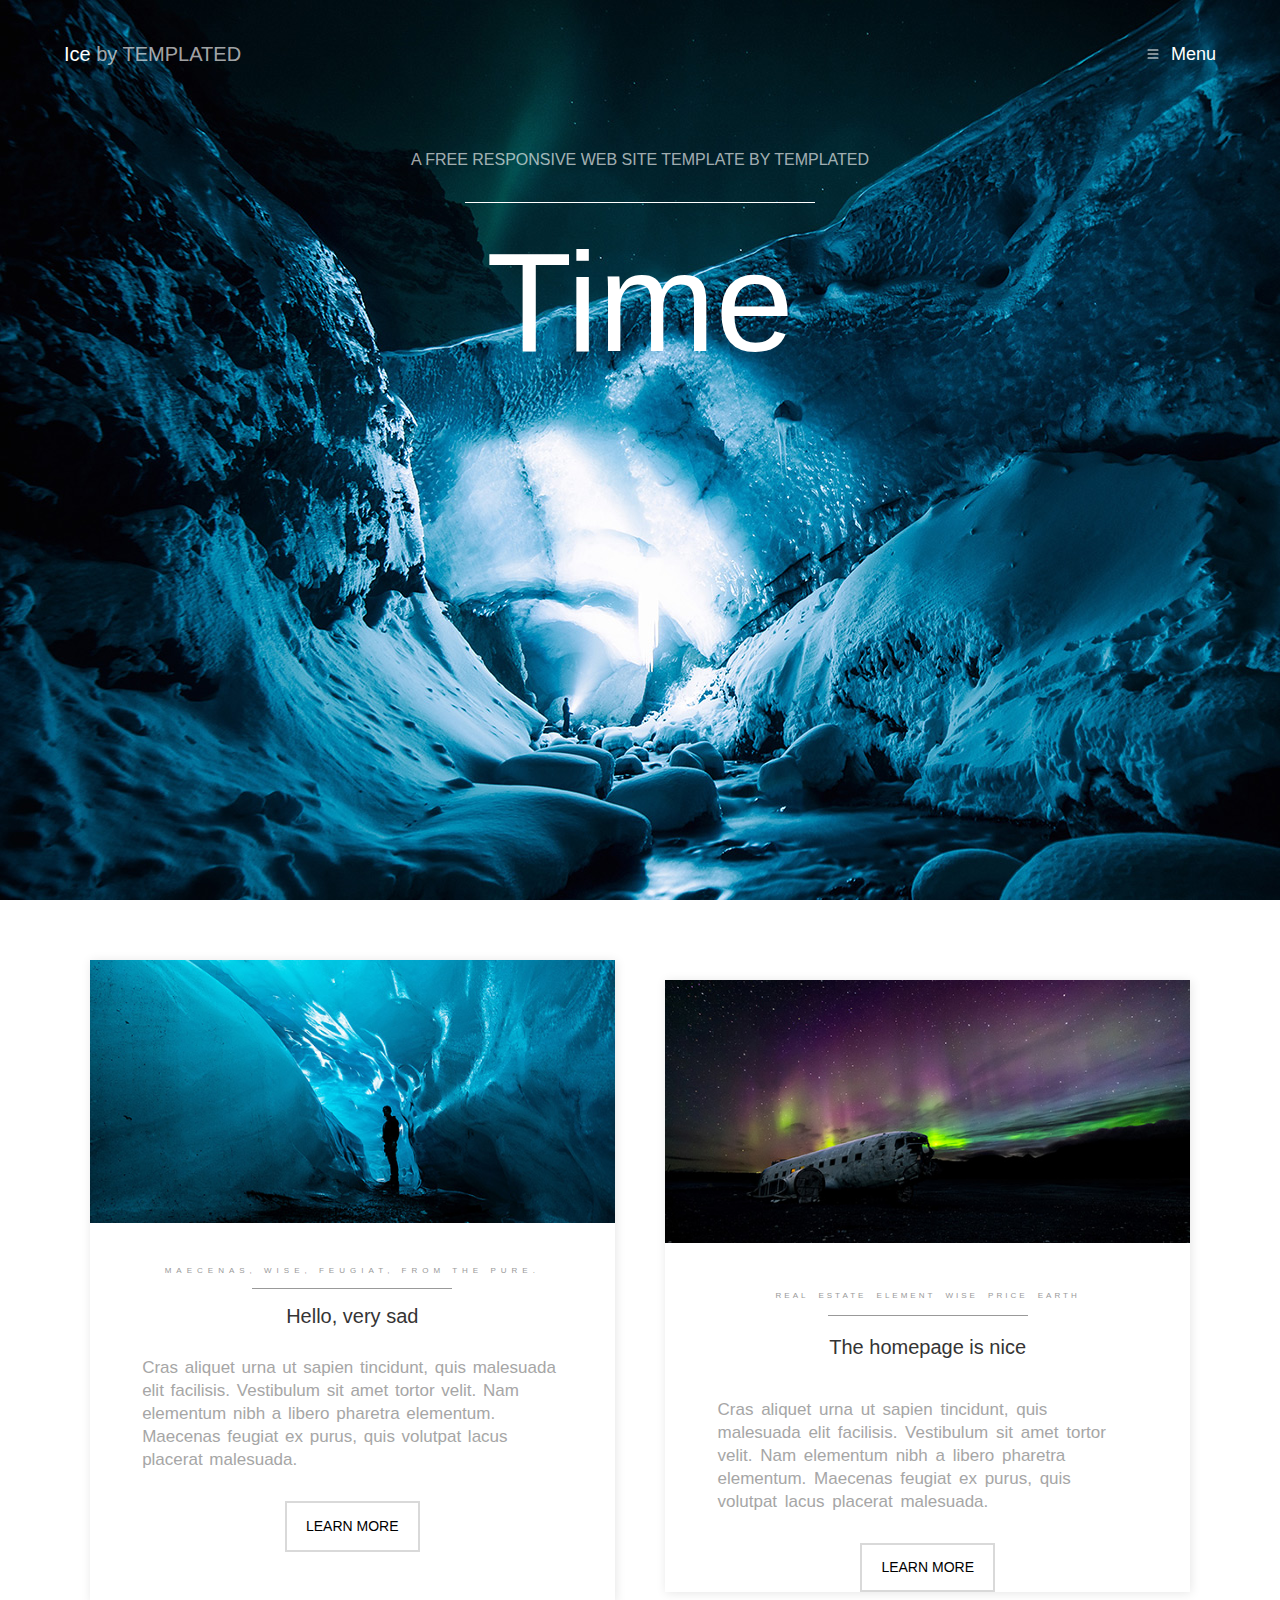
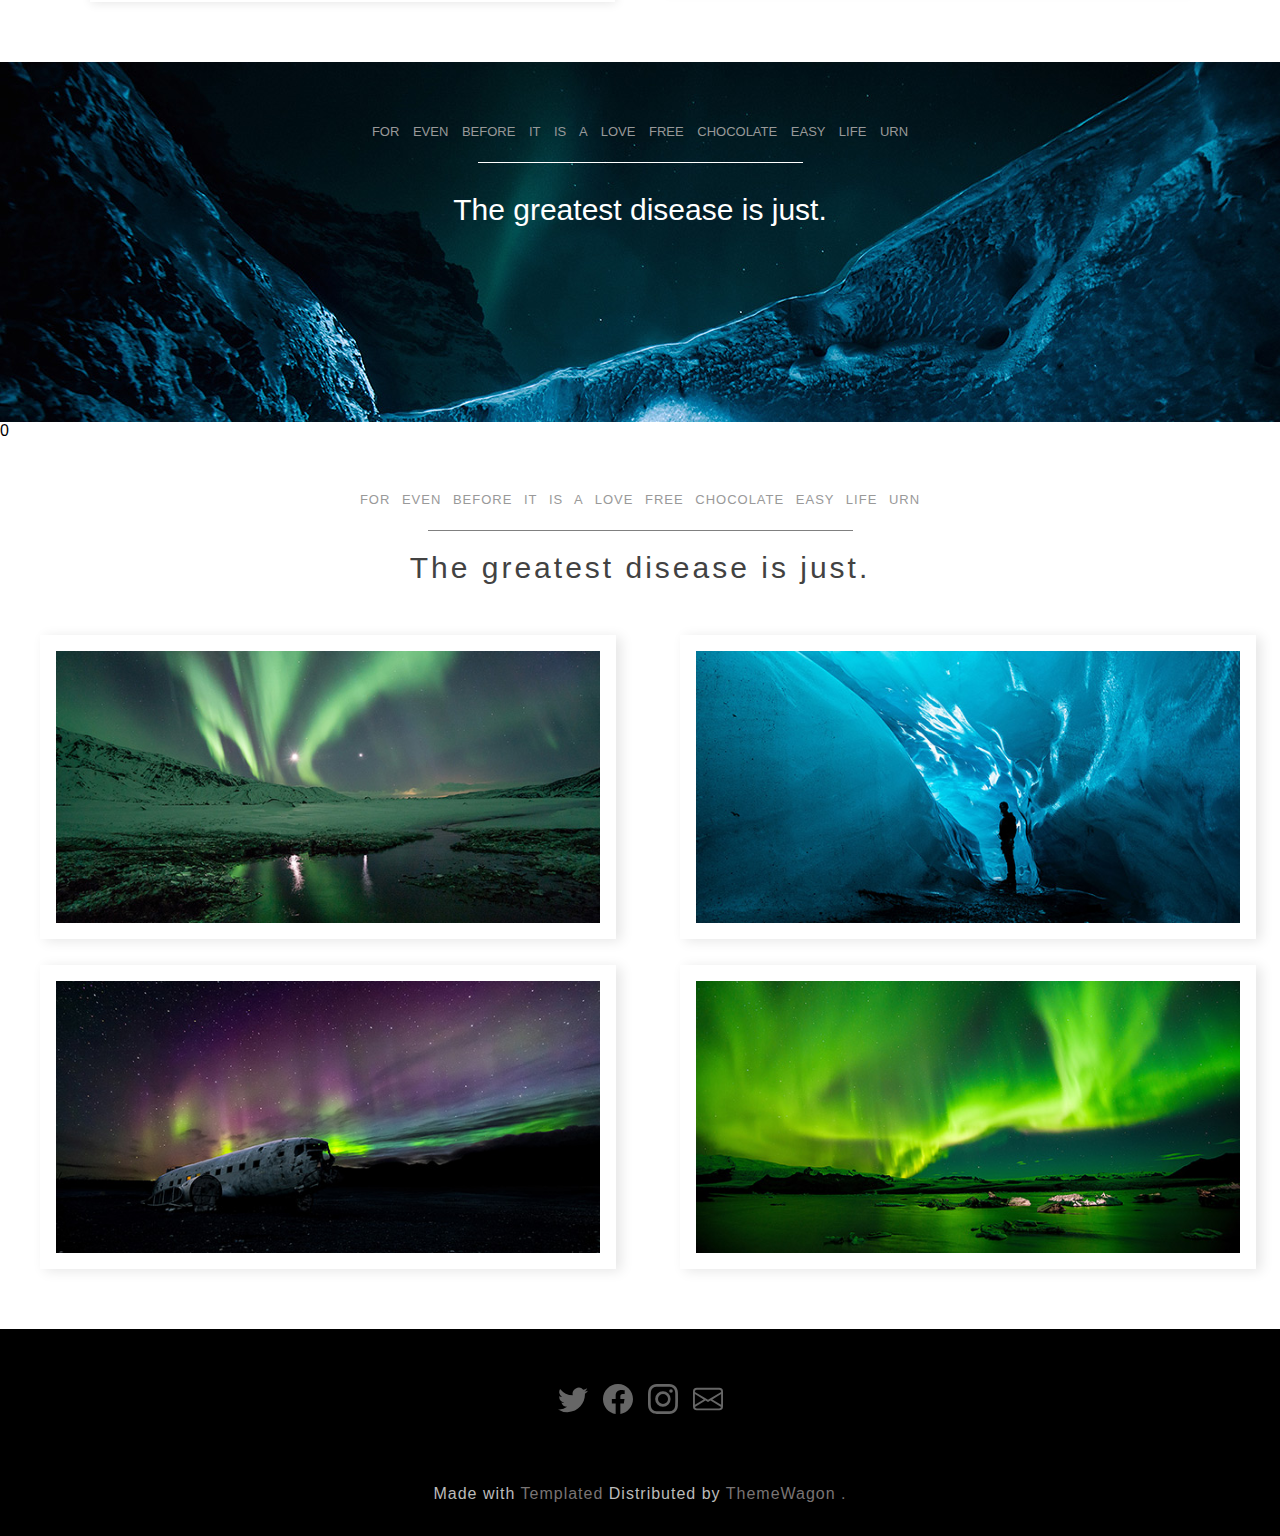
<file: index.html>
<!DOCTYPE html>
<html lang="en">
<head>
    <meta charset="UTF-8">
    <meta name="viewport" content="width=device-width, initial-scale=1.0">
    <title>Free Responsive Website</title>
    <link rel="stylesheet" href="./index.css">
</head>
<body>
   <div class="all">
    <div class="body">
        <!-- header -->
            <div class="headerwrapper">
                <div class="iced">
                 <p class="span"><span class="ice">Ice</span> by TEMPLATED</p>  
                  <div class="menu">
    
                   <div class="menus">
                    <svg xmlns="http://www.w3.org/2000/svg" width="16" height="16" fill="currentColor" class="bi bi-list" viewBox="0 0 16 16">
                    <path fill-rule="evenodd" d="M2.5 12a.5.5 0 0 1 .5-.5h10a.5.5 0 0 1 0 1H3a.5.5 0 0 1-.5-.5m0-4a.5.5 0 0 1 .5-.5h10a.5.5 0 0 1 0 1H3a.5.5 0 0 1-.5-.5m0-4a.5.5 0 0 1 .5-.5h10a.5.5 0 0 1 0 1H3a.5.5 0 0 1-.5-.5"/>
                      </svg>
                   <p class="menu">Menu</p>
                   </div>
                   </div>
               </div>
                
               <div class="frees">
                   <p class="free">A FREE RESPONSIVE WEB SITE TEMPLATE BY TEMPLATED</p>
                   <P class="time">Time</P>
               </div>
               </div>
           
           
               <!-- Body section -->
                <div class="bodycont">
               <div class="lorem">
                <div class="lorem1div">
                    <img src="./responsive.imgs/Iced webpage pic02.jpg" alt="">
            
                    <div class="macs">
                    <p class="mac">MAECENAS, WISE, FEUGIAT, FROM THE PURE.</p>
                    <p class="sad">Hello, very sad</p>
                    <p class="lorem1">Cras aliquet urna ut sapien tincidunt, quis malesuada elit facilisis. Vestibulum sit amet tortor velit. Nam elementum nibh a libero pharetra elementum. Maecenas feugiat ex purus, quis volutpat lacus placerat malesuada.</p>
                    <div class="learn"><button>LEARN MORE</button></div>
                    </div>
                </div>
            
                <div class="lorem2div">
                    <img src="./responsive.imgs/Iced Webpage pic03.jpg" alt="">
                    
                    <div class="pages">
                        <p class="estate">REAL ESTATE ELEMENT WISE PRICE EARTH </p>
                        <p class="nice"> The homepage is nice</p>
                        <p class="lorem2">Cras aliquet urna ut sapien tincidunt, quis malesuada elit facilisis. Vestibulum sit amet tortor velit. Nam elementum nibh a libero pharetra elementum. Maecenas feugiat ex purus, quis volutpat lacus placerat malesuada.</p>
                        <div class="lean"><button>LEARN MORE</button></div>
                    </div>
                 </div>
               </div>
    
            <div class="chocolate">
            <p class="for">FOR EVEN BEFORE IT IS A LOVE FREE CHOCOLATE EASY LIFE URN</p>
            <div class="bord"></div>
            <p class="great">The greatest disease is just.</p>
            </div>0
    
            <div class="chocolate2">
                <p class="for2">FOR EVEN BEFORE IT IS A LOVE FREE CHOCOLATE EASY LIFE URN</p>
                <div class="bord2"></div>
                <p class="great2">The greatest disease is just.</p>
                </div>
    
    
    
    
            <div class="imgdivs">
            <img class="img1" src="./responsive.imgs/Iced Webpage pic01.jpg" alt="colorful img">
            <img class="img2" src="./responsive.imgs/Iced webpage pic02.jpg" alt="colorful img">
            <img class="img3" src="./responsive.imgs/Iced Webpage pic03.jpg" alt="colorful img">
            <img class="img4" src="./responsive.imgs/Iced Webpage pic04.jpg" alt="colorful img">
            </div>
        </div>
    
    
            <!-- Footer -->
             <div class="blackbg">
            <div class="imgdiv">
            <img src="./responsive.imgs/twitter (1).svg" alt="twitter icon">
            <img src="./responsive.imgs/facebook (1).svg" alt="facebook icon">
            <img src="./responsive.imgs/instagram (1).svg" alt="instagram icon">
            <img src="./responsive.imgs/envelope.svg" alt="envelope icon">
            </div>
            <p class="mades"><span class="made">Made with</span> Templated <span class="made"> Distributed by</span> ThemeWagon .</p>
            
             </div>
            
            
        </div>
   </div>
</body>
</html>
</file>
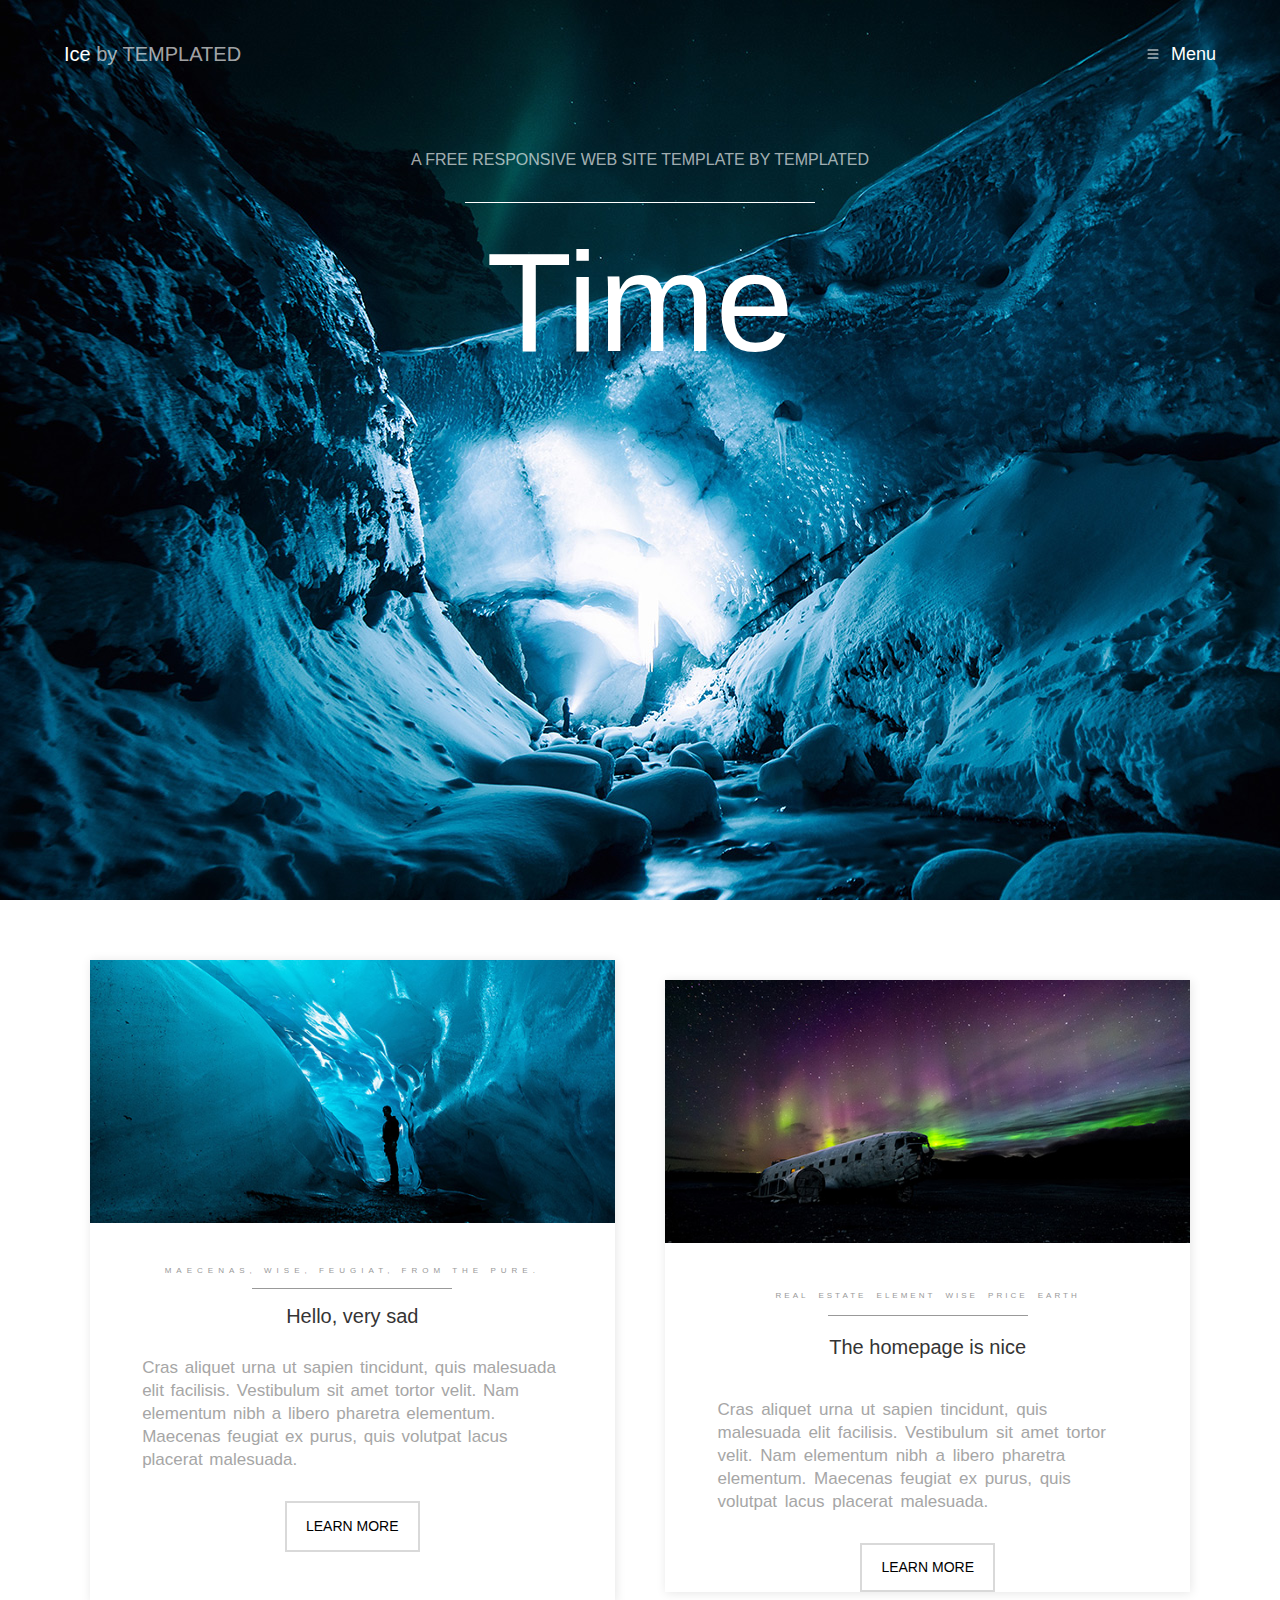
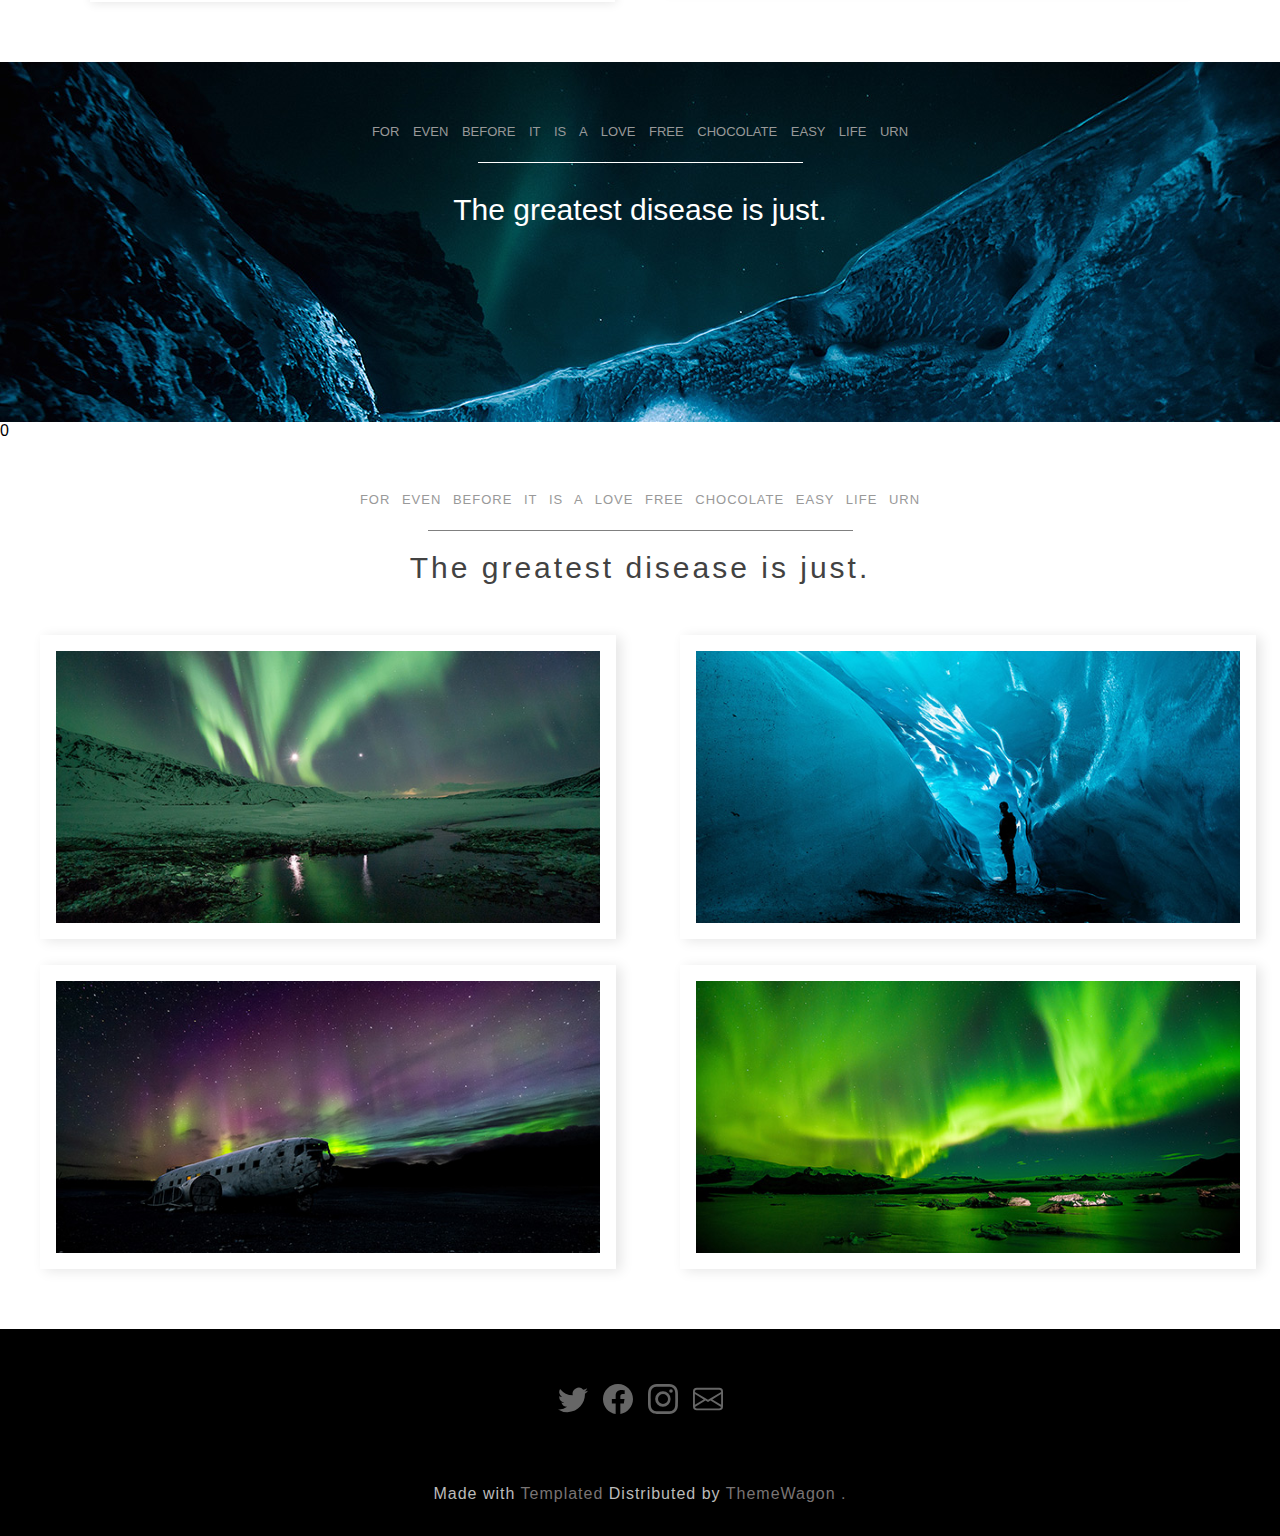
<file: ice by templated.html>
<!DOCTYPE html>
<html lang="en">
<head>
    <meta charset="UTF-8">
    <meta name="viewport" content="width=device-width, initial-scale=1.0">
    <title>Free Responsive Website</title>
    <link rel="stylesheet" href="./ice by templated.css">
</head>
<body>
   <div class="all">
    <div class="body">
        <!-- header -->
            <div class="headerwrapper">
                <div class="iced">
                 <p class="span"><span class="ice">Ice</span> by TEMPLATED</p>  
                  <div class="menu">
    
                   <div class="menus">
                    <svg xmlns="http://www.w3.org/2000/svg" width="16" height="16" fill="currentColor" class="bi bi-list" viewBox="0 0 16 16">
                    <path fill-rule="evenodd" d="M2.5 12a.5.5 0 0 1 .5-.5h10a.5.5 0 0 1 0 1H3a.5.5 0 0 1-.5-.5m0-4a.5.5 0 0 1 .5-.5h10a.5.5 0 0 1 0 1H3a.5.5 0 0 1-.5-.5m0-4a.5.5 0 0 1 .5-.5h10a.5.5 0 0 1 0 1H3a.5.5 0 0 1-.5-.5"/>
                      </svg>
                   <p class="menu">Menu</p>
                   </div>
                   </div>
               </div>
                
               <div class="frees">
                   <p class="free">A FREE RESPONSIVE WEB SITE TEMPLATE BY TEMPLATED</p>
                   <P class="time">Time</P>
               </div>
               </div>
           
           
               <!-- body section -->
                <div class="bodycont">
               <div class="lorem">
                <div class="lorem1div">
                    <img src="./responsive.imgs/Iced webpage pic02.jpg" alt="">
            
                    <div class="macs">
                    <p class="mac">MAECENAS, WISE, FEUGIAT, FROM THE PURE.</p>
                    <p class="sad">Hello, very sad</p>
                    <p class="lorem1">Cras aliquet urna ut sapien tincidunt, quis malesuada elit facilisis. Vestibulum sit amet tortor velit. Nam elementum nibh a libero pharetra elementum. Maecenas feugiat ex purus, quis volutpat lacus placerat malesuada.</p>
                    <div class="learn"><button>LEARN MORE</button></div>
                    </div>
                </div>
            
                <div class="lorem2div">
                    <img src="./responsive.imgs/Iced Webpage pic03.jpg" alt="">
                    
                    <div class="pages">
                        <p class="estate">REAL ESTATE ELEMENT WISE PRICE EARTH </p>
                        <p class="nice"> The homepage is nice</p>
                        <p class="lorem2">Cras aliquet urna ut sapien tincidunt, quis malesuada elit facilisis. Vestibulum sit amet tortor velit. Nam elementum nibh a libero pharetra elementum. Maecenas feugiat ex purus, quis volutpat lacus placerat malesuada.</p>
                        <div class="lean"><button>LEARN MORE</button></div>
                    </div>
                 </div>
               </div>
    
            <div class="chocolate">
            <p class="for">FOR EVEN BEFORE IT IS A LOVE FREE CHOCOLATE EASY LIFE URN</p>
            <div class="bord"></div>
            <p class="great">The greatest disease is just.</p>
            </div>0
    
            <div class="chocolate2">
                <p class="for2">FOR EVEN BEFORE IT IS A LOVE FREE CHOCOLATE EASY LIFE URN</p>
                <div class="bord2"></div>
                <p class="great2">The greatest disease is just.</p>
                </div>
    
    
    
    
            <div class="imgdivs">
            <img class="img1" src="./responsive.imgs/Iced Webpage pic01.jpg" alt="colorful img">
            <img class="img2" src="./responsive.imgs/Iced webpage pic02.jpg" alt="colorful img">
            <img class="img3" src="./responsive.imgs/Iced Webpage pic03.jpg" alt="colorful img">
            <img class="img4" src="./responsive.imgs/Iced Webpage pic04.jpg" alt="colorful img">
            </div>
        </div>
    
    
            <!-- footer -->
             <div class="blackbg">
            <div class="imgdiv">
            <img src="./responsive.imgs/twitter (1).svg" alt="twitter icon">
            <img src="./responsive.imgs/facebook (1).svg" alt="facebook icon">
            <img src="./responsive.imgs/instagram (1).svg" alt="instagram icon">
            <img src="./responsive.imgs/envelope.svg" alt="envelope icon">
            </div>
            <p class="mades"><span class="made">Made with</span> Templated <span class="made"> Distributed by</span> ThemeWagon .</p>
            
             </div>
            
            
        </div>
   </div>
</body>
</html>
</file>
<file: index.css>
*{
padding: 0;
margin: 0;
box-sizing: border-box;
}
body{
font-family: 'Poppins', sans-serif;
}








/* RESPONSIVE DESIGNS */


/* MOBILE FIRST */
@media (max-width: 480px){
.headerwrapper{
background-image: url('./responsive.imgs/slide05.jpg');
width: 100%;
height: 90vh;
/* background-size: cover;   */
/* background-position: center; */
/* background-size: 120%; */
}
.all{
    min-width: 300px !important; 
    font-size: 16px !important; 
}
.iced{
display: flex;
align-items: center;
justify-content: space-between;
max-width: 80%;
margin: auto;
padding-top: 30px;
}
.ice{
color: white;
}
.span{
color: rgba(255, 255, 255, 0.65);
font-size: 5vw;
flex-wrap: wrap;
line-height: 48px;
font-weight: 400;
}
.menus{
display: flex;
gap: 10px;
}
.menu{
color: white;
font-size: 3vw;
}
.bi{
color: white;
width: 80%;
}
.free{
text-align: center;
margin-top: 70px;
padding-bottom: 30px;
color: rgba(255, 255, 255, 0.65);
font-size: 16px;
line-height: 24px;
font-weight: 300;
word-spacing: 2px;
font-style: normal;
}
.frees{
max-width: 75%;
margin: auto;
}

.time{
border-top: 1px solid white;
width: 230px; 
margin: auto;
color: white;
text-align: center;
font-size: 12vw;
line-height: 100px;
font-weight: 300;
font-style: normal;
}


/* Body Section */

.bodycont{
margin-top: 45px;
}
.lorem1div{
background-color: #FFFF;
width: 100%;
height: auto;
max-width: 95%;
margin: auto;
box-shadow: 1px 1px 10px rgba(0, 0, 0, 0.1);
padding-bottom: 30px;
}
.lorem1div img{
width: 100%;
}
.macs{
margin-top: 25px;
}
.mac{
text-align: center;
color: rgb(153, 153, 153);
line-height: 18px;
margin-bottom: 10px;
font-size: 12px;
flex-wrap: wrap;
font-weight: 300;
font-style: normal;
letter-spacing: 5px;
}
.sad{
border-top: 1px solid rgb(153, 153, 153) ;
width: 250px;
margin: auto;
text-align: center;
color: rgb(53, 52, 52);
line-height: 35px;
font-size: 5.7vw;
font-weight: 200;
padding-top: 10px;
margin-bottom: 30px;
}
.lorem1{
text-align: left;
font-style: normal;
font-weight: 300;
line-height: 23px;
color:rgb(166, 166, 166);
font-size: 17px;
max-width: 80%;
margin: auto;
word-spacing: 2px;
}
.learn{
text-align: center;
margin-top: 20px;
}
.learn button{
width: 85%;
color: rgb(0, 0, 0);
line-height: 45px;
font-weight: 300;
font-style: normal;
font-size:3vw;
border: 2px solid rgb(217, 217, 217);
background-color: white;
font-family: Poppins, sans-serif;
margin-top: 10px;
}
.lorem2div{
    background-color: #FFFF;
    height: auto;
    max-width: 90%;
    margin: auto;
    box-shadow: 1px 1px 10px rgba(0, 0, 0, 0.1);
    padding-bottom: 40px;   
    margin-top: 35px;
}
.pages{
   margin-top: 30px; 
}
.lorem2div img{
    width: 100%;
}
.estate{
    text-align: center;
    color: rgb(153, 153, 153);
    line-height: 18px;
    margin-bottom: 10px;
    font-size: 12px;
    font-weight: 300;
    font-style: normal; 
    letter-spacing: 3px; 
    word-spacing: 5px;
    padding-top: 10px; 
}
.nice{
    border-top: 1px solid rgb(153, 153, 153) ;
    width: 266px;
    max-width: 60%;
    margin: auto;
    text-align: center;
    color: rgb(53, 52, 52);
    line-height: 42px;
    font-size:27px;
    font-weight: 200;
    padding-top: 10px;
    margin-bottom: 30px;
    
    }
    .lorem2{
        text-align: left;
        font-style: normal;
        font-weight: 300;
        line-height: 23px;
        color:rgb(166, 166, 166);
        font-size: 17px;
        max-width: 80%;
        margin: auto;
        word-spacing: 3px;   
    }
    .lean{
        text-align: center;
        margin-top: 20px;  
    }
    .pages button{
        width: 85%;
        color: rgb(0, 0, 0);
        line-height: 45px;
        font-weight: 300;
        font-style: normal;
        font-size:3vw;
        border: 2px solid rgb(217, 217, 217);
        background-color: white;
        font-family: Poppins, sans-serif;
        margin-top: 10px;    
    }
    .chocolate{
    background-image: url('./responsive.imgs/slide02.jpg');
    object-fit: contain;
    /* height: 40vh; */
    padding-bottom: 60px;
    margin-top: 60px;
    text-align: center;
    }
    .for{
    color: white;
    padding-top: 60px;
    font-size: 13px;
    font-weight: 400;
    line-height: 20px;
    color: rgb(153, 153, 153);
    word-spacing: 3px;
    padding-bottom: 20px;
    font-family: poppins, sans-serif;
    max-width: 80%;
    margin: auto;
    }
    .great{
    color: white;
    padding-top: 30px;
    font-size: 30px;
    max-width: 78%;
    margin: auto;
    }
    .bord{
    border-top: 1px solid white;
    width: 155px;
    margin: auto;
    }
    .chocolate2{
        margin-top: 10px;
        text-align: center;
        margin-bottom: 40px;
    }
    .for2{
        color: black;
        padding-top: 40px;
        font-size: 13px;
        font-weight: 400;
        line-height: 20px;
        color: rgb(153, 153, 153);
        word-spacing: 5px;
        letter-spacing: 1px;
        padding-bottom: 20px;
        font-family: poppins, sans-serif;
        max-width: 80%;
        margin: auto;
    }
    .great2{
        color: rgb(66, 66, 66);
        padding-top: 20px;
        font-size: 25px;
        font-weight: 300;
        line-height: 24px;
        letter-spacing: 3px;
        max-width: 90%;
    margin: auto;
        
    }
    .bord2{
        border-top: 1px solid gray;
        width: 155px;
        margin: auto;
    }
    .img1{
    width: 90%;
    border: 1px solid white;
    padding: 15px;
    box-shadow: 5px 2px 12px rgba(0, 0, 0, 0.1);
    max-width: 90%;
    margin: 0 auto;
    margin-left: 20px;
    margin-top: 10px;
    }
    .img2{
        width: 90%;
        border: 1px solid white;
        padding: 15px;
        box-shadow: 5px 2px 12px rgba(0, 0, 0, 0.1);
        max-width: 90%;
        margin: 0 auto;
        margin-left: 20px;
        margin-top: 26px; 
    }
    .img3{
        width: 90%;
        border: 1px solid white;
        padding: 15px;
        box-shadow: 5px 2px 12px rgba(0, 0, 0, 0.1);
        max-width: 90%;
        margin: 0 auto;
        margin-left: 20px;
        margin-top: 26px; 
    }
    .img4{
        width: 90%;
        border: 1px solid white;
        padding: 15px;
        box-shadow: 5px 2px 12px rgba(0, 0, 0, 0.1);
        max-width: 90%;
        margin: 0 auto;
        margin-left: 20px;
        margin-top: 26px; 
    }
    .blackbg{
    background-color: black;
    height: auto;
    margin-top: 60px;
    }
    .imgdiv{
    display: flex;
    justify-content: center;
    padding-top: 55px;
    gap: 15px;
    }
    .imgdiv img{
    width: 30px;
    filter: invert(40%);
    margin-bottom: 68px;
    }
    .blackbg p{
    text-align: center;
    font-weight: 300;
    color: rgb(121, 116, 116);
    padding-bottom: 30px;
    line-height: 24px;
    font-size: 16px;
    /* word-spacing: 2px; */
    letter-spacing: 1px;
    }
    .made{
    color: rgb(187,187,187);
    }
}









/* Tablet Device */

@media (min-width: 481px) and (max-width: 768px){
    .headerwrapper{
        background-image: url('./responsive.imgs/slide05.jpg');
        width: 100%;
        height: 100vh;
        /* background-size: contain; */
        }
        .iced{
        display: flex;
        align-items: center;
        justify-content: space-between;
        max-width: 90%;
        margin: auto;
        padding-top: 30px;
        }
        .ice{
        color: white;
        }
        .span{
        color: rgba(255, 255, 255, 0.65);
        font-size: 20px;
        line-height: 48px;
        font-weight: 400;
        }
        .menus{
        display: flex;
        gap: 10px;
        align-items: center;
        }
        .menu{
        color: white;
        font-size: 18px;
        }
        .bi{
        color: white;
        width: 80%;
        }
        .free{
        text-align: center;
        margin-top: 70px;
        padding-bottom: 30px;
        color: rgba(255, 255, 255, 0.65);
        font-size: 16px;
        line-height: 24px;
        font-weight: 300;
        font-style: normal;
        }
        .frees{
        max-width: 80%;
        margin: auto;
        }
        .time{
        border-top: 1px solid white;
        width: 250px; 
        margin: auto;
        color: white;
        text-align: center;
        font-size: 11vw;
        line-height: 100px;
        font-weight: 300;
        font-style: normal;
        }
        
        
        /* Body Section */
        
        .bodycont{
        margin-top: 45px;
        }
        .lorem1div{
        background-color: #FFFF;
        width: 88%;
        height: auto;
        max-width: 99%;
        margin: auto;
        box-shadow: 1px 1px 10px rgba(0, 0, 0, 0.1);
        padding-bottom: 30px;
        }
        .lorem1div img{
        width: 100%;
        object-fit: contain;
        }
        .macs{
        margin-top: 25px;
        }
        .mac{
        text-align: center;
        color: rgb(153, 153, 153);
        line-height: 18px;
        margin-bottom: 10px;
        font-size: 12px;
        font-weight: 300;
        font-style: normal;
        letter-spacing: 5px;
        }
        .sad{
        border-top: 1px solid rgb(153, 153, 153) ;
        width: 250px;
        margin: auto;
        text-align: center;
        color: rgb(53, 52, 52);
        line-height: 35px;
        font-size: 27px;
        font-weight: 200;
        padding-top: 10px;
        margin-bottom: 30px;
        }
        .lorem1{
        text-align: left;
        font-style: normal;
        font-weight: 300;
        line-height: 23px;
        color:rgb(166, 166, 166);
        font-size: 17px;
        max-width: 80%;
        margin: auto;
        word-spacing: 2px;
        }
        .learn{
        text-align: center;
        margin-top: 20px;
        }
        .learn button{
        padding: 0 19px;
        color: rgb(0, 0, 0);
        line-height: 47px;
        font-weight: 300;
        font-style: normal;
        font-size: 14px;
        border: 2px solid rgb(217, 217, 217);
        background-color: white;
        font-family: Poppins, sans-serif;
        margin-top: 10px;
        }
        .lorem2div{
            background-color: #FFFF;
            height: auto;
            max-width: 90%;
            margin: auto;
            box-shadow: 1px 1px 10px rgba(0, 0, 0, 0.1);
            padding-bottom: 40px;   
            margin-top: 35px;
        }
        .pages{
           margin-top: 30px; 
        }
        .lorem2div img{
            width: 100%;
            object-fit: contain;
        }
        .estate{
            text-align: center;
            color: rgb(153, 153, 153);
            line-height: 18px;
            margin-bottom: 10px;
            font-size: 12px;
            font-weight: 300;
            font-style: normal; 
            letter-spacing: 3px; 
            word-spacing: 5px;
            padding-top: 10px; 
        }
        .nice{
            border-top: 1px solid rgb(153, 153, 153) ;
            width: 270px;
            margin: auto;
            text-align: center;
            color: rgb(53, 52, 52);
            line-height: 42px;
            font-size: 27px;
            font-weight: 200;
            padding-top: 10px;
            margin-bottom: 30px;
            }
            .lorem2{
                text-align: left;
                font-style: normal;
                font-weight: 300;
                line-height: 23px;
                color:rgb(166, 166, 166);
                font-size: 17px;
                max-width: 80%;
                margin: auto;
                word-spacing: 3px;   
            }
            .lean{
                text-align: center;
                margin-top: 20px;  
            }
            .pages button{
                padding: 0 19px;
                color: rgb(0, 0, 0);
                line-height: 45px;
                font-weight: 300;
                font-style: normal;
                font-size:14px;
                border: 2px solid rgb(217, 217, 217);
                background-color: white;
                font-family: Poppins, sans-serif;
                margin-top: 10px;    
            }
            .chocolate{
            background-image: url('./responsive.imgs/slide02.jpg');
            height: 40vh;
            margin-top: 60px;
            text-align: center;
            }
            .for{
            color: white;
            padding-top: 60px;
            font-size: 13px;
            font-weight: 400;
            line-height: 20px;
            color: rgb(153, 153, 153);
            word-spacing: 3px;
            padding-bottom: 20px;
            font-family: poppins, sans-serif;
            max-width: 80%;
            margin: auto;
            }
            .great{
            color: white;
            padding-top: 30px;
            font-size: 30px;
            }
            .bord{
            border-top: 1px solid white;
            width: 155px;
            margin: auto;
            }
            .chocolate2{
                margin-top: 10px;
                text-align: center;
                margin-bottom: 40px;
            }
            .for2{
                color: black;
                padding-top: 40px;
                font-size: 13px;
                font-weight: 400;
                line-height: 20px;
                color: rgb(153, 153, 153);
                word-spacing: 5px;
                letter-spacing: 1px;
                padding-bottom: 20px;
                font-family: poppins, sans-serif;
                max-width: 80%;
                margin: auto;
            }
            .great2{
                color: rgb(66, 66, 66);
                padding-top: 20px;
                font-size: 30px;
                font-weight: 300;
                line-height: 24px;
                letter-spacing: 3px;
                
            }
            .bord2{
                border-top: 1px solid gray;
                width: 155px;
                margin: auto;
            }
            .img1{
            width: 90%;
            border: 1px solid white;
            padding: 15px;
            box-shadow: 5px 2px 12px rgba(0, 0, 0, 0.1);
            max-width: 90%;
            margin: 0 auto;
            margin-left: 40px;
            margin-top: 10px;
            }
            .img2{
                width: 90%;
                border: 1px solid white;
                padding: 15px;
                box-shadow: 5px 2px 12px rgba(0, 0, 0, 0.1);
                max-width: 90%;
                margin: 0 auto;
                margin-left: 40px;
                margin-top: 26px; 
            }
            .img3{
                width: 90%;
                border: 1px solid white;
                padding: 15px;
                box-shadow: 5px 2px 12px rgba(0, 0, 0, 0.1);
                max-width: 90%;
                margin: 0 auto;
                margin-left: 40px;
                margin-top: 26px; 
            }
            .img4{
                width: 90%;
                border: 1px solid white;
                padding: 15px;
                box-shadow: 5px 2px 12px rgba(0, 0, 0, 0.1);
                max-width: 90%;
                margin: 0 auto;
                margin-left: 40px;
                margin-top: 26px; 
            }
            .blackbg{
            background-color: black;
            height: auto;
            margin-top: 60px;
            }
            .imgdiv{
            display: flex;
            justify-content: center;
            padding-top: 55px;
            gap: 15px;
            }
            .imgdiv img{
            width: 30px;
            filter: invert(40%);
            margin-bottom: 68px;
            }
            .blackbg p{
            text-align: center;
            font-weight: 300;
            color: rgb(121, 116, 116);
            padding-bottom: 30px;
            line-height: 24px;
            font-size: 16px;
            /* word-spacing: 2px; */
            letter-spacing: 1px;
            }
            .made{
            color: rgb(187,187,187);
            }
}









/* Small desktop Device */

@media (min-width: 769px) and (max-width: 980px){
    .headerwrapper{
        background-image: url('./responsive.imgs/slide05.jpg');
        width: 100%;
        height: 100vh;
        }
        .iced{
        display: flex;
        align-items: center;
        justify-content: space-between;
        max-width: 90%;
        margin: auto;
        padding-top: 30px;
        }
        .ice{
        color: white;
        }
        .span{
        color: rgba(255, 255, 255, 0.65);
        font-size: 20px;
        line-height: 48px;
        font-weight: 400;
        }
        .menus{
        display: flex;
        gap: 10px;
        align-items: center;
        }
        .menu{
        color: white;
        font-size: 18px;
        }
        .bi{
        color: white;
        width: 80%;
        }
        .free{
        text-align: center;
        margin-top: 70px;
        padding-bottom: 30px;
        color: rgba(255, 255, 255, 0.65);
        font-size: 16px;
        line-height: 24px;
        font-weight: 300;
        font-style: normal;
        }
        .frees{
        max-width: 80%;
        margin: auto;
        }
        .time{
        border-top: 1px solid white;
        width: 350px; 
        margin: auto;
        color: white;
        text-align: center;
        font-size: 11vw;
        line-height: 200px;
        font-weight: 300;
        font-style: normal;
        }
        
        
        /* Body Section */
        
        .bodycont{
        margin-top: 45px;
        }
        .lorem1div{
        background-color: #FFFF;
        width: 88%;
        height: auto;
        max-width: 99%;
        margin: auto;
        box-shadow: 1px 1px 10px rgba(0, 0, 0, 0.1);
        padding-bottom: 30px;
        }
        .lorem1div img{
        width: 100%;
        object-fit: contain;
        }
        .macs{
        margin-top: 25px;
        }
        .mac{
        text-align: center;
        color: rgb(153, 153, 153);
        line-height: 18px;
        margin-bottom: 10px;
        font-size: 12px;
        font-weight: 300;
        font-style: normal;
        letter-spacing: 5px;
        }
        .sad{
        border-top: 1px solid rgb(153, 153, 153) ;
        width: 450px;
        margin: auto;
        text-align: center;
        color: rgb(53, 52, 52);
        line-height: 35px;
        font-size: 27px;
        font-weight: 200;
        padding-top: 10px;
        margin-bottom: 30px;
        }
        .lorem1{
        text-align: left;
        font-style: normal;
        font-weight: 300;
        line-height: 23px;
        color:rgb(166, 166, 166);
        font-size: 17px;
        max-width: 80%;
        margin: auto;
        word-spacing: 2px;
        }
        .learn{
        text-align: center;
        margin-top: 20px;
        }
        .learn button{
        padding: 0 19px;
        color: rgb(0, 0, 0);
        line-height: 47px;
        font-weight: 300;
        font-style: normal;
        font-size: 14px;
        border: 2px solid rgb(217, 217, 217);
        background-color: white;
        font-family: Poppins, sans-serif;
        margin-top: 10px;
        }
        .lorem2div{
            background-color: #FFFF;
            height: auto;
            max-width: 90%;
            margin: auto;
            box-shadow: 1px 1px 10px rgba(0, 0, 0, 0.1);
            padding-bottom: 40px;   
            margin-top: 35px;
        }
        .pages{
           margin-top: 30px; 
        }
        .lorem2div img{
            width: 100%;
            object-fit: contain;
        }
        .estate{
            text-align: center;
            color: rgb(153, 153, 153);
            line-height: 18px;
            margin-bottom: 10px;
            font-size: 12px;
            font-weight: 300;
            font-style: normal; 
            letter-spacing: 3px; 
            word-spacing: 5px;
            padding-top: 10px; 
        }
        .nice{
            border-top: 1px solid rgb(153, 153, 153) ;
            width: 400px;
            margin: auto;
            text-align: center;
            color: rgb(53, 52, 52);
            line-height: 42px;
            font-size: 27px;
            font-weight: 200;
            padding-top: 10px;
            margin-bottom: 30px;
            }
            .lorem2{
                text-align: left;
                font-style: normal;
                font-weight: 300;
                line-height: 23px;
                color:rgb(166, 166, 166);
                font-size: 17px;
                max-width: 80%;
                margin: auto;
                word-spacing: 3px;   
            }
            .lean{
                text-align: center;
                margin-top: 20px;  
            }
            .pages button{
                padding: 0 19px;
                color: rgb(0, 0, 0);
                line-height: 45px;
                font-weight: 300;
                font-style: normal;
                font-size:14px;
                border: 2px solid rgb(217, 217, 217);
                background-color: white;
                font-family: Poppins, sans-serif;
                margin-top: 10px;    
            }
            .chocolate{
            background-image: url('./responsive.imgs/slide05.jpg');
            height: 40vh;
            margin-top: 60px;
            text-align: center;
            object-fit: contain;
            }
            .for{
            color: white;
            padding-top: 60px;
            font-size: 13px;
            font-weight: 400;
            line-height: 20px;
            color: rgb(153, 153, 153);
            word-spacing: 3px;
            padding-bottom: 20px;
            font-family: poppins, sans-serif;
            max-width: 80%;
            margin: auto;
            word-spacing: 10px;
            }
            .great{
            color: white;
            padding-top: 30px;
            font-size: 30px;
            }
            .bord{
            border-top: 1px solid white;
            width: 325px;
            margin: auto;
            }
            .chocolate2{
                margin-top: 10px;
                text-align: center;
                margin-bottom: 40px;
            }
            .for2{
                color: black;
                padding-top: 40px;
                font-size: 13px;
                font-weight: 400;
                line-height: 20px;
                color: rgb(153, 153, 153);
                word-spacing: 7px;
                letter-spacing: 1px;
                padding-bottom: 20px;
                font-family: poppins, sans-serif;
                max-width: 80%;
                margin: auto;
            }
            .great2{
                color: rgb(66, 66, 66);
                padding-top: 20px;
                font-size: 30px;
                font-weight: 300;
                /* line-height: 24px; */
                letter-spacing: 3px;
                
            }
            .bord2{
                border-top: 1px solid gray;
                width: 425px;
                margin: auto;
            }
            .img1{
            width: 90%;
            border: 1px solid white;
            padding: 15px;
            box-shadow: 5px 2px 12px rgba(0, 0, 0, 0.1);
            max-width: 90%;
            margin: 0 auto;
            margin-left: 40px;
            margin-top: 10px;
            }
            .img2{
                width: 90%;
                border: 1px solid white;
                padding: 15px;
                box-shadow: 5px 2px 12px rgba(0, 0, 0, 0.1);
                max-width: 90%;
                margin: 0 auto;
                margin-left: 40px;
                margin-top: 26px; 
            }
            .img3{
                width: 90%;
                border: 1px solid white;
                padding: 15px;
                box-shadow: 5px 2px 12px rgba(0, 0, 0, 0.1);
                max-width: 90%;
                margin: 0 auto;
                margin-left: 40px;
                margin-top: 26px; 
            }
            .img4{
                width: 90%;
                border: 1px solid white;
                padding: 15px;
                box-shadow: 5px 2px 12px rgba(0, 0, 0, 0.1);
                max-width: 90%;
                margin: 0 auto;
                margin-left: 40px;
                margin-top: 26px; 
            }
            .blackbg{
            background-color: black;
            height: auto;
            margin-top: 60px;
            }
            .imgdiv{
            display: flex;
            justify-content: center;
            padding-top: 55px;
            gap: 15px;
            }
            .imgdiv img{
            width: 30px;
            filter: invert(40%);
            margin-bottom: 68px;
            }
            .blackbg p{
            text-align: center;
            font-weight: 300;
            color: rgb(121, 116, 116);
            padding-bottom: 30px;
            line-height: 24px;
            font-size: 16px;
            /* word-spacing: 2px; */
            letter-spacing: 1px;
            }
            .made{
            color: rgb(187,187,187);
            }
}





/* Medium to large desktop device */

@media (min-width: 981px) and (max-width: 1200px){
.headerwrapper{
    background-image: url('./responsive.imgs/slide05.jpg');
    width: 100%;
    height: 100vh;
    }
    .iced{
    display: flex;
    align-items: center;
    justify-content: space-between;
    max-width: 90%;
    margin: auto;
    padding-top: 30px;
    }
    .ice{
    color: white;
    }
    .span{
    color: rgba(255, 255, 255, 0.65);
    font-size: 20px;
    line-height: 48px;
    font-weight: 400;
    }
    .menus{
    display: flex;
    gap: 10px;
    align-items: center;
    }
    .menu{
    color: white;
    font-size: 18px;
    }
    .bi{
    color: white;
    width: 80%;
    }
    .free{
    text-align: center;
    margin-top: 70px;
    padding-bottom: 30px;
    color: rgba(255, 255, 255, 0.65);
    font-size: 16px;
    line-height: 24px;
    font-weight: 300;
    font-style: normal;
    }
    .frees{
    max-width: 80%;
    margin: auto;
    }
    .time{
    border-top: 1px solid white;
    width: 350px; 
    margin: auto;
    color: white;
    text-align: center;
    font-size: 11vw;
    line-height: 200px;
    font-weight: 300;
    font-style: normal;
    }
    
    
    /* Body Section */
    
    .bodycont{
    margin-top: 45px;
    }
    .lorem{
    display: flex;
    align-items: center;
    justify-content: center;
    gap: 50px;
    }
    .lorem1div img{
    width: 100%;
    object-fit: contain;
    }
    .macs{
    margin-top: 25px;
    }
    .mac{
    text-align: center;
    color: rgb(153, 153, 153);
    line-height: 18px;
    margin-bottom: 10px;
    font-size: 8px;
    font-weight: 300;
    font-style: normal;
    letter-spacing: 5px;
    position: relative;
    top: 10px;
    }
    .sad{
    border-top: 1px solid rgb(153, 153, 153) ;
    width: 200px;
    margin: auto;
    text-align: center;
    color: rgb(53, 52, 52);
    line-height: 35px;
    font-size: 20px;
    font-weight: 200;
    padding-top: 10px;
    position: relative;
    top: 8px;
    /* margin-bottom: 30px; */
    }
    .lorem1{
    text-align: left;
    font-style: normal;
    font-weight: 300;
    line-height: 23px;
    color:rgb(166, 166, 166);
    font-size: 17px;
    max-width: 80%;
    margin: auto;
    word-spacing: 2px;
    position: relative;
    top: 30px;
    }
    .learn{
    text-align: center;
    margin-top: 20px;
    }
    .learn button{
    padding: 0 19px;
    color: rgb(0, 0, 0);
    line-height: 47px;
    font-weight: 300;
    font-style: normal;
    font-size: 14px;
    border: 2px solid rgb(217, 217, 217);
    background-color: white;
    font-family: Poppins, sans-serif;
    position: relative;
    top: 40px;
    }
    .lorem1div{
        background-color: #FFFF;
        width: 88%;
        height: auto;
        max-width: 90%;
        margin: auto;
        box-shadow: 1px 1px 10px rgba(0, 0, 0, 0.1);
        padding-bottom: 90px;
        
        }
    .lorem2div{
        background-color: #FFFF;
        height: auto;
        width: 88%;
        max-width:60%;
        margin: auto;
        box-shadow: 1px 1px 10px rgba(0, 0, 0, 0.1);
        padding-bottom: 30px;   
        /* margin-top: 30px; */
    }
    .pages{
       margin-top: 30px; 
    }
    .lorem2div img{
        width: 100%;
        object-fit: contain;
    }
    .estate{
        text-align: center;
        color: rgb(153, 153, 153);
        line-height: 18px;
        margin-bottom: 10px;
        font-size: 8px;
        font-weight: 300;
        font-style: normal; 
        letter-spacing: 3px; 
        word-spacing: 5px;
        padding-top: 10px; 
    }
    .nice{
        border-top: 1px solid rgb(153, 153, 153) ;
        width: 200px;
        margin: auto;
        text-align: center;
        color: rgb(53, 52, 52);
        line-height: 42px;
        font-size: 20px;
        font-weight: 200;
        padding-top: 10px;
        margin-bottom: 30px;
        }
        .lorem2{
            text-align: left;
            font-style: normal;
            font-weight: 300;
            line-height: 23px;
            color:rgb(166, 166, 166);
            font-size: 17px;
            max-width: 80%;
            margin: auto;
            word-spacing: 3px;   
        }
        .lean{
            text-align: center;
            margin-top: 20px;  
        }
        .pages button{
            padding: 0 19px;
            color: rgb(0, 0, 0);
            line-height: 45px;
            font-weight: 300;
            font-style: normal;
            font-size:14px;
            border: 2px solid rgb(217, 217, 217);
            background-color: white;
            font-family: Poppins, sans-serif;
            margin-top: 10px;    
        }
        .chocolate{
        background-image: url('./responsive.imgs/slide05.jpg');
        height: 40vh;
        margin-top: 60px;
        text-align: center;
        object-fit: contain;
        }
        .for{
        color: white;
        padding-top: 60px;
        font-size: 13px;
        font-weight: 400;
        line-height: 20px;
        color: rgb(153, 153, 153);
        word-spacing: 3px;
        padding-bottom: 20px;
        font-family: poppins, sans-serif;
        max-width: 80%;
        margin: auto;
        word-spacing: 10px;
        }
        .great{
        color: white;
        padding-top: 30px;
        font-size: 30px;
        }
        .bord{
        border-top: 1px solid white;
        width: 325px;
        margin: auto;
        }
        .chocolate2{
            margin-top: 10px;
            text-align: center;
            margin-bottom: 40px;
        }
        .for2{
            color: black;
            padding-top: 40px;
            font-size: 13px;
            font-weight: 400;
            line-height: 20px;
            color: rgb(153, 153, 153);
            word-spacing: 7px;
            letter-spacing: 1px;
            padding-bottom: 20px;
            font-family: poppins, sans-serif;
            max-width: 80%;
            margin: auto;
        }
        .great2{
            color: rgb(66, 66, 66);
            padding-top: 20px;
            font-size: 30px;
            font-weight: 300;
            /* line-height: 24px; */
            letter-spacing: 3px;
            
        }
        .bord2{
            border-top: 1px solid gray;
            width: 425px;
            margin: auto;
        }
        .img1{
        width: 90%;
        border: 1px solid white;
        padding: 15px;
        box-shadow: 5px 2px 12px rgba(0, 0, 0, 0.1);
        max-width: 90%;
        margin: 0 auto;
        margin-left: 40px;
        margin-top: 10px;
        }
        .img2{
            width: 90%;
            border: 1px solid white;
            padding: 15px;
            box-shadow: 5px 2px 12px rgba(0, 0, 0, 0.1);
            max-width: 90%;
            margin: 0 auto;
            margin-left: 40px;
            margin-top: 26px; 
        }
        .img3{
            width: 90%;
            border: 1px solid white;
            padding: 15px;
            box-shadow: 5px 2px 12px rgba(0, 0, 0, 0.1);
            max-width: 90%;
            margin: 0 auto;
            margin-left: 40px;
            margin-top: 26px; 
        }
        .img4{
            width: 90%;
            border: 1px solid white;
            padding: 15px;
            box-shadow: 5px 2px 12px rgba(0, 0, 0, 0.1);
            max-width: 90%;
            margin: 0 auto;
            margin-left: 40px;
            margin-top: 26px; 
        }
        .blackbg{
        background-color: black;
        height: auto;
        margin-top: 60px;
        }
        .imgdiv{
        display: flex;
        justify-content: center;
        padding-top: 55px;
        gap: 15px;
        }
        .imgdiv img{
        width: 30px;
        filter: invert(40%);
        margin-bottom: 68px;
        }
        .blackbg p{
        text-align: center;
        font-weight: 300;
        color: rgb(121, 116, 116);
        padding-bottom: 30px;
        line-height: 24px;
        font-size: 16px;
        /* word-spacing: 2px; */
        letter-spacing: 1px;
        }
        .made{
        color: rgb(187,187,187);
        }
    }











    /* Extra large Device */

    @media (min-width: 1201px) {
        .headerwrapper{
            background-image: url('./responsive.imgs/slide05.jpg');
            width: 100%;
            height: 100vh;
            }
            
            .iced{
            display: flex;
            align-items: center;
            justify-content: space-between;
            max-width: 90%;
            margin: auto;
            padding-top: 30px;
            }
            .ice{
            color: white;
            }
            .span{
            color: rgba(255, 255, 255, 0.65);
            font-size: 20px;
            line-height: 48px;
            font-weight: 400;
            }
            .menus{
            display: flex;
            gap: 10px;
            align-items: center;
            }
            .menu{
            color: white;
            font-size: 18px;
            }
            .bi{
            color: white;
            width: 80%;
            }
            .free{
            text-align: center;
            margin-top: 70px;
            padding-bottom: 30px;
            color: rgba(255, 255, 255, 0.65);
            font-size: 16px;
            line-height: 24px;
            font-weight: 300;
            font-style: normal;
            }
            .frees{
            max-width: 80%;
            margin: auto;
            }
            .time{
            border-top: 1px solid white;
            width: 350px; 
            margin: auto;
            color: white;
            text-align: center;
            font-size: 11vw;
            line-height: 200px;
            font-weight: 300;
            font-style: normal;
            }
            
            
            /* Body Section */
            
            .bodycont{
            margin-top: 60px;
            }
            .lorem{
            display: flex;
            align-items: center;
            justify-content: center;
            gap: 50px;
            max-width: 86%;
            margin: auto;
            }
            .lorem1div img{
            width: 100%;
            object-fit: contain;
            }
            .macs{
            margin-top: 25px;
            }
            .mac{
            text-align: center;
            color: rgb(153, 153, 153);
            line-height: 18px;
            margin-bottom: 10px;
            font-size: 8px;
            font-weight: 300;
            font-style: normal;
            letter-spacing: 5px;
            position: relative;
            top: 10px;
            }
            .sad{
            border-top: 1px solid rgb(153, 153, 153) ;
            width: 200px;
            margin: auto;
            text-align: center;
            color: rgb(53, 52, 52);
            line-height: 35px;
            font-size: 20px;
            font-weight: 200;
            padding-top: 10px;
            position: relative;
            top: 8px;
            /* margin-bottom: 30px; */
            }
            .lorem1{
            text-align: left;
            font-style: normal;
            font-weight: 300;
            line-height: 23px;
            color:rgb(166, 166, 166);
            font-size: 17px;
            max-width: 80%;
            margin: auto;
            word-spacing: 2px;
            position: relative;
            top: 30px;
            }
            .learn{
            text-align: center;
            margin-top: 20px;
            }
            .learn button{
            padding: 0 19px;
            color: rgb(0, 0, 0);
            line-height: 47px;
            font-weight: 300;
            font-style: normal;
            font-size: 14px;
            border: 2px solid rgb(217, 217, 217);
            background-color: white;
            font-family: Poppins, sans-serif;
            position: relative;
            top: 40px;
            }
            .lorem1div{
                background-color: #FFFF;
                width: 88%;
                height: auto;
                max-width: 90%;
                margin: auto;
                box-shadow: 1px 1px 10px rgba(0, 0, 0, 0.1);
                padding-bottom: 90px;
                
                }
            .lorem2div{
                background-color: #FFFF;
                height: auto;
                width: 88%;
                max-width:60%;
                margin: auto;
                box-shadow: 1px 1px 10px rgba(0, 0, 0, 0.1);
                /* padding-bottom: 20px;    */
                margin-top: 20px;
            }
            .pages{
               margin-top: 30px; 
            }
            .lorem2div img{
                width: 100%;
                object-fit: contain;
            }
            .estate{
                text-align: center;
                color: rgb(153, 153, 153);
                line-height: 18px;
                margin-bottom: 10px;
                font-size: 8px;
                font-weight: 300;
                font-style: normal; 
                letter-spacing: 3px; 
                word-spacing: 5px;
                padding-top: 10px; 
            }
            .nice{
                border-top: 1px solid rgb(153, 153, 153) ;
                width: 200px;
                margin: auto;
                text-align: center;
                color: rgb(53, 52, 52);
                line-height: 42px;
                font-size: 20px;
                font-weight: 200;
                padding-top: 10px;
                margin-bottom: 30px;
                }
                .lorem2{
                    text-align: left;
                    font-style: normal;
                    font-weight: 300;
                    line-height: 23px;
                    color:rgb(166, 166, 166);
                    font-size: 17px;
                    max-width: 80%;
                    margin: auto;
                    word-spacing: 3px;   
                }
                .lean{
                    text-align: center;
                    margin-top: 20px;  
                }
                .pages button{
                    padding: 0 19px;
                    color: rgb(0, 0, 0);
                    line-height: 45px;
                    font-weight: 300;
                    font-style: normal;
                    font-size:14px;
                    border: 2px solid rgb(217, 217, 217);
                    background-color: white;
                    font-family: Poppins, sans-serif;
                    margin-top: 10px;    
                }
                .chocolate{
                background-image: url('./responsive.imgs/slide05.jpg');
                height: 40vh;
                margin-top: 60px;
                text-align: center;
                object-fit: contain;
                }
                .for{
                color: white;
                padding-top: 60px;
                font-size: 13px;
                font-weight: 400;
                line-height: 20px;
                color: rgb(153, 153, 153);
                word-spacing: 3px;
                padding-bottom: 20px;
                font-family: poppins, sans-serif;
                max-width: 80%;
                margin: auto;
                word-spacing: 10px;
                }
                .great{
                color: white;
                padding-top: 30px;
                font-size: 30px;
                }
                .bord{
                border-top: 1px solid white;
                width: 325px;
                margin: auto;
                }
                .chocolate2{
                    margin-top: 10px;
                    text-align: center;
                    margin-bottom: 40px;
                }
                .for2{
                    color: black;
                    padding-top: 40px;
                    font-size: 13px;
                    font-weight: 400;
                    line-height: 20px;
                    color: rgb(153, 153, 153);
                    word-spacing: 7px;
                    letter-spacing: 1px;
                    padding-bottom: 20px;
                    font-family: poppins, sans-serif;
                    max-width: 80%;
                    margin: auto;
                }
                .great2{
                    color: rgb(66, 66, 66);
                    padding-top: 20px;
                    font-size: 30px;
                    font-weight: 300;
                    /* line-height: 24px; */
                    letter-spacing: 3px;
                    
                }
                .bord2{
                    border-top: 1px solid gray;
                    width: 425px;
                    margin: auto;
                }
                .img1{
                width: 90%;
                border: 1px solid white;
                padding: 15px;
                box-shadow: 5px 2px 12px rgba(0, 0, 0, 0.1);
                max-width: 90%;
                margin: 0 auto;
                margin-left: 40px;
                margin-top: 10px;
                }
                .img2{
                    width: 90%;
                    border: 1px solid white;
                    padding: 15px;
                    box-shadow: 5px 2px 12px rgba(0, 0, 0, 0.1);
                    max-width: 90%;
                    margin: 0 auto;
                    margin-left: 40px;
                    margin-top: 10px; 
                }
                .img3{
                    width: 90%;
                    border: 1px solid white;
                    padding: 15px;
                    box-shadow: 5px 2px 12px rgba(0, 0, 0, 0.1);
                    max-width: 90%;
                    margin: 0 auto;
                    margin-left: 40px;
                    margin-top: 26px; 
                }
                .img4{
                    width: 90%;
                    border: 1px solid white;
                    padding: 15px;
                    box-shadow: 5px 2px 12px rgba(0, 0, 0, 0.1);
                    max-width: 90%;
                    margin: 0 auto;
                    margin-left: 40px;
                    margin-top: 26px; 
                }
                .blackbg{
                background-color: black;
                height: auto;
                margin-top: 60px;
                }
                .imgdiv{
                display: flex;
                justify-content: center;
                padding-top: 55px;
                gap: 15px;
                }
                .imgdivs{
                display: grid;
                grid-template-columns: repeat(2, 1fr);
                }
                .imgdiv img{
                width: 30px;
                filter: invert(40%);
                margin-bottom: 68px;
                }
                .blackbg p{
                text-align: center;
                font-weight: 300;
                color: rgb(121, 116, 116);
                padding-bottom: 30px;
                line-height: 24px;
                font-size: 16px;
                /* word-spacing: 2px; */
                letter-spacing: 1px;
                }
                .made{
                color: rgb(187,187,187);
                }
            }
</file>
<file: ice by templated.css>
*{
padding: 0;
margin: 0;
box-sizing: border-box;
}
body{
font-family: 'Poppins', sans-serif;
}








/* RESPONSIVE DESIGNS */


/* MOBILE FIRST */
@media (max-width: 480px){
.headerwrapper{
background-image: url('./responsive.imgs/slide05.jpg');
width: 100%;
height: 90vh;
/* background-size: cover;   */
/* background-position: center; */
/* background-size: 120%; */
}
.all{
    min-width: 300px !important; /* Prevent excessive shrinking */
    font-size: 16px !important; 
}
.iced{
display: flex;
align-items: center;
justify-content: space-between;
max-width: 80%;
margin: auto;
padding-top: 30px;
}
.ice{
color: white;
}
.span{
color: rgba(255, 255, 255, 0.65);
font-size: 5vw;
flex-wrap: wrap;
line-height: 48px;
font-weight: 400;
}
.menus{
display: flex;
gap: 10px;
}
.menu{
color: white;
font-size: 3vw;
}
.bi{
color: white;
width: 80%;
}
.free{
text-align: center;
margin-top: 70px;
padding-bottom: 30px;
color: rgba(255, 255, 255, 0.65);
font-size: 16px;
line-height: 24px;
font-weight: 300;
word-spacing: 2px;
font-style: normal;
}
.frees{
max-width: 75%;
margin: auto;
}

.time{
border-top: 1px solid white;
width: 230px; 
margin: auto;
color: white;
text-align: center;
font-size: 12vw;
line-height: 100px;
font-weight: 300;
font-style: normal;
}


/* Body Section */

.bodycont{
margin-top: 45px;
}
.lorem1div{
background-color: #FFFF;
width: 100%;
height: auto;
max-width: 95%;
margin: auto;
box-shadow: 1px 1px 10px rgba(0, 0, 0, 0.1);
padding-bottom: 30px;
}
.lorem1div img{
width: 100%;
}
.macs{
margin-top: 25px;
}
.mac{
text-align: center;
color: rgb(153, 153, 153);
line-height: 18px;
margin-bottom: 10px;
font-size: 12px;
flex-wrap: wrap;
font-weight: 300;
font-style: normal;
letter-spacing: 5px;
}
.sad{
border-top: 1px solid rgb(153, 153, 153) ;
width: 250px;
margin: auto;
text-align: center;
color: rgb(53, 52, 52);
line-height: 35px;
font-size: 5.7vw;
font-weight: 200;
padding-top: 10px;
margin-bottom: 30px;
}
.lorem1{
text-align: left;
font-style: normal;
font-weight: 300;
line-height: 23px;
color:rgb(166, 166, 166);
font-size: 17px;
max-width: 80%;
margin: auto;
word-spacing: 2px;
}
.learn{
text-align: center;
margin-top: 20px;
}
.learn button{
width: 85%;
color: rgb(0, 0, 0);
line-height: 45px;
font-weight: 300;
font-style: normal;
font-size:3vw;
border: 2px solid rgb(217, 217, 217);
background-color: white;
font-family: Poppins, sans-serif;
margin-top: 10px;
}
.lorem2div{
    background-color: #FFFF;
    height: auto;
    max-width: 90%;
    margin: auto;
    box-shadow: 1px 1px 10px rgba(0, 0, 0, 0.1);
    padding-bottom: 40px;   
    margin-top: 35px;
}
.pages{
   margin-top: 30px; 
}
.lorem2div img{
    width: 100%;
}
.estate{
    text-align: center;
    color: rgb(153, 153, 153);
    line-height: 18px;
    margin-bottom: 10px;
    font-size: 12px;
    font-weight: 300;
    font-style: normal; 
    letter-spacing: 3px; 
    word-spacing: 5px;
    padding-top: 10px; 
}
.nice{
    border-top: 1px solid rgb(153, 153, 153) ;
    width: 266px;
    max-width: 60%;
    margin: auto;
    text-align: center;
    color: rgb(53, 52, 52);
    line-height: 42px;
    font-size:27px;
    font-weight: 200;
    padding-top: 10px;
    margin-bottom: 30px;
    
    }
    .lorem2{
        text-align: left;
        font-style: normal;
        font-weight: 300;
        line-height: 23px;
        color:rgb(166, 166, 166);
        font-size: 17px;
        max-width: 80%;
        margin: auto;
        word-spacing: 3px;   
    }
    .lean{
        text-align: center;
        margin-top: 20px;  
    }
    .pages button{
        width: 85%;
        color: rgb(0, 0, 0);
        line-height: 45px;
        font-weight: 300;
        font-style: normal;
        font-size:3vw;
        border: 2px solid rgb(217, 217, 217);
        background-color: white;
        font-family: Poppins, sans-serif;
        margin-top: 10px;    
    }
    .chocolate{
    background-image: url('./responsive.imgs/slide02.jpg');
    object-fit: contain;
    /* height: 40vh; */
    padding-bottom: 60px;
    margin-top: 60px;
    text-align: center;
    }
    .for{
    color: white;
    padding-top: 60px;
    font-size: 13px;
    font-weight: 400;
    line-height: 20px;
    color: rgb(153, 153, 153);
    word-spacing: 3px;
    padding-bottom: 20px;
    font-family: poppins, sans-serif;
    max-width: 80%;
    margin: auto;
    }
    .great{
    color: white;
    padding-top: 30px;
    font-size: 30px;
    max-width: 78%;
    margin: auto;
    }
    .bord{
    border-top: 1px solid white;
    width: 155px;
    margin: auto;
    }
    .chocolate2{
        margin-top: 10px;
        text-align: center;
        margin-bottom: 40px;
    }
    .for2{
        color: black;
        padding-top: 40px;
        font-size: 13px;
        font-weight: 400;
        line-height: 20px;
        color: rgb(153, 153, 153);
        word-spacing: 5px;
        letter-spacing: 1px;
        padding-bottom: 20px;
        font-family: poppins, sans-serif;
        max-width: 80%;
        margin: auto;
    }
    .great2{
        color: rgb(66, 66, 66);
        padding-top: 20px;
        font-size: 25px;
        font-weight: 300;
        line-height: 24px;
        letter-spacing: 3px;
        max-width: 90%;
    margin: auto;
        
    }
    .bord2{
        border-top: 1px solid gray;
        width: 155px;
        margin: auto;
    }
    .img1{
    width: 90%;
    border: 1px solid white;
    padding: 15px;
    box-shadow: 5px 2px 12px rgba(0, 0, 0, 0.1);
    max-width: 90%;
    margin: 0 auto;
    margin-left: 20px;
    margin-top: 10px;
    }
    .img2{
        width: 90%;
        border: 1px solid white;
        padding: 15px;
        box-shadow: 5px 2px 12px rgba(0, 0, 0, 0.1);
        max-width: 90%;
        margin: 0 auto;
        margin-left: 20px;
        margin-top: 26px; 
    }
    .img3{
        width: 90%;
        border: 1px solid white;
        padding: 15px;
        box-shadow: 5px 2px 12px rgba(0, 0, 0, 0.1);
        max-width: 90%;
        margin: 0 auto;
        margin-left: 20px;
        margin-top: 26px; 
    }
    .img4{
        width: 90%;
        border: 1px solid white;
        padding: 15px;
        box-shadow: 5px 2px 12px rgba(0, 0, 0, 0.1);
        max-width: 90%;
        margin: 0 auto;
        margin-left: 20px;
        margin-top: 26px; 
    }
    .blackbg{
    background-color: black;
    height: auto;
    margin-top: 60px;
    }
    .imgdiv{
    display: flex;
    justify-content: center;
    padding-top: 55px;
    gap: 15px;
    }
    .imgdiv img{
    width: 30px;
    filter: invert(40%);
    margin-bottom: 68px;
    }
    .blackbg p{
    text-align: center;
    font-weight: 300;
    color: rgb(121, 116, 116);
    padding-bottom: 30px;
    line-height: 24px;
    font-size: 16px;
    /* word-spacing: 2px; */
    letter-spacing: 1px;
    }
    .made{
    color: rgb(187,187,187);
    }
}









/* Tablet Device */

@media (min-width: 481px) and (max-width: 768px){
    .headerwrapper{
        background-image: url('./responsive.imgs/slide05.jpg');
        width: 100%;
        height: 100vh;
        /* background-size: contain; */
        }
        .iced{
        display: flex;
        align-items: center;
        justify-content: space-between;
        max-width: 90%;
        margin: auto;
        padding-top: 30px;
        }
        .ice{
        color: white;
        }
        .span{
        color: rgba(255, 255, 255, 0.65);
        font-size: 20px;
        line-height: 48px;
        font-weight: 400;
        }
        .menus{
        display: flex;
        gap: 10px;
        align-items: center;
        }
        .menu{
        color: white;
        font-size: 18px;
        }
        .bi{
        color: white;
        width: 80%;
        }
        .free{
        text-align: center;
        margin-top: 70px;
        padding-bottom: 30px;
        color: rgba(255, 255, 255, 0.65);
        font-size: 16px;
        line-height: 24px;
        font-weight: 300;
        font-style: normal;
        }
        .frees{
        max-width: 80%;
        margin: auto;
        }
        .time{
        border-top: 1px solid white;
        width: 250px; 
        margin: auto;
        color: white;
        text-align: center;
        font-size: 11vw;
        line-height: 100px;
        font-weight: 300;
        font-style: normal;
        }
        
        
        /* Body Section */
        
        .bodycont{
        margin-top: 45px;
        }
        .lorem1div{
        background-color: #FFFF;
        width: 88%;
        height: auto;
        max-width: 99%;
        margin: auto;
        box-shadow: 1px 1px 10px rgba(0, 0, 0, 0.1);
        padding-bottom: 30px;
        }
        .lorem1div img{
        width: 100%;
        object-fit: contain;
        }
        .macs{
        margin-top: 25px;
        }
        .mac{
        text-align: center;
        color: rgb(153, 153, 153);
        line-height: 18px;
        margin-bottom: 10px;
        font-size: 12px;
        font-weight: 300;
        font-style: normal;
        letter-spacing: 5px;
        }
        .sad{
        border-top: 1px solid rgb(153, 153, 153) ;
        width: 250px;
        margin: auto;
        text-align: center;
        color: rgb(53, 52, 52);
        line-height: 35px;
        font-size: 27px;
        font-weight: 200;
        padding-top: 10px;
        margin-bottom: 30px;
        }
        .lorem1{
        text-align: left;
        font-style: normal;
        font-weight: 300;
        line-height: 23px;
        color:rgb(166, 166, 166);
        font-size: 17px;
        max-width: 80%;
        margin: auto;
        word-spacing: 2px;
        }
        .learn{
        text-align: center;
        margin-top: 20px;
        }
        .learn button{
        padding: 0 19px;
        color: rgb(0, 0, 0);
        line-height: 47px;
        font-weight: 300;
        font-style: normal;
        font-size: 14px;
        border: 2px solid rgb(217, 217, 217);
        background-color: white;
        font-family: Poppins, sans-serif;
        margin-top: 10px;
        }
        .lorem2div{
            background-color: #FFFF;
            height: auto;
            max-width: 90%;
            margin: auto;
            box-shadow: 1px 1px 10px rgba(0, 0, 0, 0.1);
            padding-bottom: 40px;   
            margin-top: 35px;
        }
        .pages{
           margin-top: 30px; 
        }
        .lorem2div img{
            width: 100%;
            object-fit: contain;
        }
        .estate{
            text-align: center;
            color: rgb(153, 153, 153);
            line-height: 18px;
            margin-bottom: 10px;
            font-size: 12px;
            font-weight: 300;
            font-style: normal; 
            letter-spacing: 3px; 
            word-spacing: 5px;
            padding-top: 10px; 
        }
        .nice{
            border-top: 1px solid rgb(153, 153, 153) ;
            width: 270px;
            margin: auto;
            text-align: center;
            color: rgb(53, 52, 52);
            line-height: 42px;
            font-size: 27px;
            font-weight: 200;
            padding-top: 10px;
            margin-bottom: 30px;
            }
            .lorem2{
                text-align: left;
                font-style: normal;
                font-weight: 300;
                line-height: 23px;
                color:rgb(166, 166, 166);
                font-size: 17px;
                max-width: 80%;
                margin: auto;
                word-spacing: 3px;   
            }
            .lean{
                text-align: center;
                margin-top: 20px;  
            }
            .pages button{
                padding: 0 19px;
                color: rgb(0, 0, 0);
                line-height: 45px;
                font-weight: 300;
                font-style: normal;
                font-size:14px;
                border: 2px solid rgb(217, 217, 217);
                background-color: white;
                font-family: Poppins, sans-serif;
                margin-top: 10px;    
            }
            .chocolate{
            background-image: url('./responsive.imgs/slide02.jpg');
            height: 40vh;
            margin-top: 60px;
            text-align: center;
            }
            .for{
            color: white;
            padding-top: 60px;
            font-size: 13px;
            font-weight: 400;
            line-height: 20px;
            color: rgb(153, 153, 153);
            word-spacing: 3px;
            padding-bottom: 20px;
            font-family: poppins, sans-serif;
            max-width: 80%;
            margin: auto;
            }
            .great{
            color: white;
            padding-top: 30px;
            font-size: 30px;
            }
            .bord{
            border-top: 1px solid white;
            width: 155px;
            margin: auto;
            }
            .chocolate2{
                margin-top: 10px;
                text-align: center;
                margin-bottom: 40px;
            }
            .for2{
                color: black;
                padding-top: 40px;
                font-size: 13px;
                font-weight: 400;
                line-height: 20px;
                color: rgb(153, 153, 153);
                word-spacing: 5px;
                letter-spacing: 1px;
                padding-bottom: 20px;
                font-family: poppins, sans-serif;
                max-width: 80%;
                margin: auto;
            }
            .great2{
                color: rgb(66, 66, 66);
                padding-top: 20px;
                font-size: 30px;
                font-weight: 300;
                line-height: 24px;
                letter-spacing: 3px;
                
            }
            .bord2{
                border-top: 1px solid gray;
                width: 155px;
                margin: auto;
            }
            .img1{
            width: 90%;
            border: 1px solid white;
            padding: 15px;
            box-shadow: 5px 2px 12px rgba(0, 0, 0, 0.1);
            max-width: 90%;
            margin: 0 auto;
            margin-left: 40px;
            margin-top: 10px;
            }
            .img2{
                width: 90%;
                border: 1px solid white;
                padding: 15px;
                box-shadow: 5px 2px 12px rgba(0, 0, 0, 0.1);
                max-width: 90%;
                margin: 0 auto;
                margin-left: 40px;
                margin-top: 26px; 
            }
            .img3{
                width: 90%;
                border: 1px solid white;
                padding: 15px;
                box-shadow: 5px 2px 12px rgba(0, 0, 0, 0.1);
                max-width: 90%;
                margin: 0 auto;
                margin-left: 40px;
                margin-top: 26px; 
            }
            .img4{
                width: 90%;
                border: 1px solid white;
                padding: 15px;
                box-shadow: 5px 2px 12px rgba(0, 0, 0, 0.1);
                max-width: 90%;
                margin: 0 auto;
                margin-left: 40px;
                margin-top: 26px; 
            }
            .blackbg{
            background-color: black;
            height: auto;
            margin-top: 60px;
            }
            .imgdiv{
            display: flex;
            justify-content: center;
            padding-top: 55px;
            gap: 15px;
            }
            .imgdiv img{
            width: 30px;
            filter: invert(40%);
            margin-bottom: 68px;
            }
            .blackbg p{
            text-align: center;
            font-weight: 300;
            color: rgb(121, 116, 116);
            padding-bottom: 30px;
            line-height: 24px;
            font-size: 16px;
            /* word-spacing: 2px; */
            letter-spacing: 1px;
            }
            .made{
            color: rgb(187,187,187);
            }
}









/* Small desktop Device */

@media (min-width: 769px) and (max-width: 980px){
    .headerwrapper{
        background-image: url('./responsive.imgs/slide05.jpg');
        width: 100%;
        height: 100vh;
        }
        .iced{
        display: flex;
        align-items: center;
        justify-content: space-between;
        max-width: 90%;
        margin: auto;
        padding-top: 30px;
        }
        .ice{
        color: white;
        }
        .span{
        color: rgba(255, 255, 255, 0.65);
        font-size: 20px;
        line-height: 48px;
        font-weight: 400;
        }
        .menus{
        display: flex;
        gap: 10px;
        align-items: center;
        }
        .menu{
        color: white;
        font-size: 18px;
        }
        .bi{
        color: white;
        width: 80%;
        }
        .free{
        text-align: center;
        margin-top: 70px;
        padding-bottom: 30px;
        color: rgba(255, 255, 255, 0.65);
        font-size: 16px;
        line-height: 24px;
        font-weight: 300;
        font-style: normal;
        }
        .frees{
        max-width: 80%;
        margin: auto;
        }
        .time{
        border-top: 1px solid white;
        width: 350px; 
        margin: auto;
        color: white;
        text-align: center;
        font-size: 11vw;
        line-height: 200px;
        font-weight: 300;
        font-style: normal;
        }
        
        
        /* Body Section */
        
        .bodycont{
        margin-top: 45px;
        }
        .lorem1div{
        background-color: #FFFF;
        width: 88%;
        height: auto;
        max-width: 99%;
        margin: auto;
        box-shadow: 1px 1px 10px rgba(0, 0, 0, 0.1);
        padding-bottom: 30px;
        }
        .lorem1div img{
        width: 100%;
        object-fit: contain;
        }
        .macs{
        margin-top: 25px;
        }
        .mac{
        text-align: center;
        color: rgb(153, 153, 153);
        line-height: 18px;
        margin-bottom: 10px;
        font-size: 12px;
        font-weight: 300;
        font-style: normal;
        letter-spacing: 5px;
        }
        .sad{
        border-top: 1px solid rgb(153, 153, 153) ;
        width: 450px;
        margin: auto;
        text-align: center;
        color: rgb(53, 52, 52);
        line-height: 35px;
        font-size: 27px;
        font-weight: 200;
        padding-top: 10px;
        margin-bottom: 30px;
        }
        .lorem1{
        text-align: left;
        font-style: normal;
        font-weight: 300;
        line-height: 23px;
        color:rgb(166, 166, 166);
        font-size: 17px;
        max-width: 80%;
        margin: auto;
        word-spacing: 2px;
        }
        .learn{
        text-align: center;
        margin-top: 20px;
        }
        .learn button{
        padding: 0 19px;
        color: rgb(0, 0, 0);
        line-height: 47px;
        font-weight: 300;
        font-style: normal;
        font-size: 14px;
        border: 2px solid rgb(217, 217, 217);
        background-color: white;
        font-family: Poppins, sans-serif;
        margin-top: 10px;
        }
        .lorem2div{
            background-color: #FFFF;
            height: auto;
            max-width: 90%;
            margin: auto;
            box-shadow: 1px 1px 10px rgba(0, 0, 0, 0.1);
            padding-bottom: 40px;   
            margin-top: 35px;
        }
        .pages{
           margin-top: 30px; 
        }
        .lorem2div img{
            width: 100%;
            object-fit: contain;
        }
        .estate{
            text-align: center;
            color: rgb(153, 153, 153);
            line-height: 18px;
            margin-bottom: 10px;
            font-size: 12px;
            font-weight: 300;
            font-style: normal; 
            letter-spacing: 3px; 
            word-spacing: 5px;
            padding-top: 10px; 
        }
        .nice{
            border-top: 1px solid rgb(153, 153, 153) ;
            width: 400px;
            margin: auto;
            text-align: center;
            color: rgb(53, 52, 52);
            line-height: 42px;
            font-size: 27px;
            font-weight: 200;
            padding-top: 10px;
            margin-bottom: 30px;
            }
            .lorem2{
                text-align: left;
                font-style: normal;
                font-weight: 300;
                line-height: 23px;
                color:rgb(166, 166, 166);
                font-size: 17px;
                max-width: 80%;
                margin: auto;
                word-spacing: 3px;   
            }
            .lean{
                text-align: center;
                margin-top: 20px;  
            }
            .pages button{
                padding: 0 19px;
                color: rgb(0, 0, 0);
                line-height: 45px;
                font-weight: 300;
                font-style: normal;
                font-size:14px;
                border: 2px solid rgb(217, 217, 217);
                background-color: white;
                font-family: Poppins, sans-serif;
                margin-top: 10px;    
            }
            .chocolate{
            background-image: url('./responsive.imgs/slide05.jpg');
            height: 40vh;
            margin-top: 60px;
            text-align: center;
            object-fit: contain;
            }
            .for{
            color: white;
            padding-top: 60px;
            font-size: 13px;
            font-weight: 400;
            line-height: 20px;
            color: rgb(153, 153, 153);
            word-spacing: 3px;
            padding-bottom: 20px;
            font-family: poppins, sans-serif;
            max-width: 80%;
            margin: auto;
            word-spacing: 10px;
            }
            .great{
            color: white;
            padding-top: 30px;
            font-size: 30px;
            }
            .bord{
            border-top: 1px solid white;
            width: 325px;
            margin: auto;
            }
            .chocolate2{
                margin-top: 10px;
                text-align: center;
                margin-bottom: 40px;
            }
            .for2{
                color: black;
                padding-top: 40px;
                font-size: 13px;
                font-weight: 400;
                line-height: 20px;
                color: rgb(153, 153, 153);
                word-spacing: 7px;
                letter-spacing: 1px;
                padding-bottom: 20px;
                font-family: poppins, sans-serif;
                max-width: 80%;
                margin: auto;
            }
            .great2{
                color: rgb(66, 66, 66);
                padding-top: 20px;
                font-size: 30px;
                font-weight: 300;
                /* line-height: 24px; */
                letter-spacing: 3px;
                
            }
            .bord2{
                border-top: 1px solid gray;
                width: 425px;
                margin: auto;
            }
            .img1{
            width: 90%;
            border: 1px solid white;
            padding: 15px;
            box-shadow: 5px 2px 12px rgba(0, 0, 0, 0.1);
            max-width: 90%;
            margin: 0 auto;
            margin-left: 40px;
            margin-top: 10px;
            }
            .img2{
                width: 90%;
                border: 1px solid white;
                padding: 15px;
                box-shadow: 5px 2px 12px rgba(0, 0, 0, 0.1);
                max-width: 90%;
                margin: 0 auto;
                margin-left: 40px;
                margin-top: 26px; 
            }
            .img3{
                width: 90%;
                border: 1px solid white;
                padding: 15px;
                box-shadow: 5px 2px 12px rgba(0, 0, 0, 0.1);
                max-width: 90%;
                margin: 0 auto;
                margin-left: 40px;
                margin-top: 26px; 
            }
            .img4{
                width: 90%;
                border: 1px solid white;
                padding: 15px;
                box-shadow: 5px 2px 12px rgba(0, 0, 0, 0.1);
                max-width: 90%;
                margin: 0 auto;
                margin-left: 40px;
                margin-top: 26px; 
            }
            .blackbg{
            background-color: black;
            height: auto;
            margin-top: 60px;
            }
            .imgdiv{
            display: flex;
            justify-content: center;
            padding-top: 55px;
            gap: 15px;
            }
            .imgdiv img{
            width: 30px;
            filter: invert(40%);
            margin-bottom: 68px;
            }
            .blackbg p{
            text-align: center;
            font-weight: 300;
            color: rgb(121, 116, 116);
            padding-bottom: 30px;
            line-height: 24px;
            font-size: 16px;
            /* word-spacing: 2px; */
            letter-spacing: 1px;
            }
            .made{
            color: rgb(187,187,187);
            }
}





/* Medium to large desktop device */

@media (min-width: 981px) and (max-width: 1200px){
.headerwrapper{
    background-image: url('./responsive.imgs/slide05.jpg');
    width: 100%;
    height: 100vh;
    }
    .iced{
    display: flex;
    align-items: center;
    justify-content: space-between;
    max-width: 90%;
    margin: auto;
    padding-top: 30px;
    }
    .ice{
    color: white;
    }
    .span{
    color: rgba(255, 255, 255, 0.65);
    font-size: 20px;
    line-height: 48px;
    font-weight: 400;
    }
    .menus{
    display: flex;
    gap: 10px;
    align-items: center;
    }
    .menu{
    color: white;
    font-size: 18px;
    }
    .bi{
    color: white;
    width: 80%;
    }
    .free{
    text-align: center;
    margin-top: 70px;
    padding-bottom: 30px;
    color: rgba(255, 255, 255, 0.65);
    font-size: 16px;
    line-height: 24px;
    font-weight: 300;
    font-style: normal;
    }
    .frees{
    max-width: 80%;
    margin: auto;
    }
    .time{
    border-top: 1px solid white;
    width: 350px; 
    margin: auto;
    color: white;
    text-align: center;
    font-size: 11vw;
    line-height: 200px;
    font-weight: 300;
    font-style: normal;
    }
    
    
    /* Body Section */
    
    .bodycont{
    margin-top: 45px;
    }
    .lorem{
    display: flex;
    align-items: center;
    justify-content: center;
    gap: 50px;
    }
    .lorem1div img{
    width: 100%;
    object-fit: contain;
    }
    .macs{
    margin-top: 25px;
    }
    .mac{
    text-align: center;
    color: rgb(153, 153, 153);
    line-height: 18px;
    margin-bottom: 10px;
    font-size: 8px;
    font-weight: 300;
    font-style: normal;
    letter-spacing: 5px;
    position: relative;
    top: 10px;
    }
    .sad{
    border-top: 1px solid rgb(153, 153, 153) ;
    width: 200px;
    margin: auto;
    text-align: center;
    color: rgb(53, 52, 52);
    line-height: 35px;
    font-size: 20px;
    font-weight: 200;
    padding-top: 10px;
    position: relative;
    top: 8px;
    /* margin-bottom: 30px; */
    }
    .lorem1{
    text-align: left;
    font-style: normal;
    font-weight: 300;
    line-height: 23px;
    color:rgb(166, 166, 166);
    font-size: 17px;
    max-width: 80%;
    margin: auto;
    word-spacing: 2px;
    position: relative;
    top: 30px;
    }
    .learn{
    text-align: center;
    margin-top: 20px;
    }
    .learn button{
    padding: 0 19px;
    color: rgb(0, 0, 0);
    line-height: 47px;
    font-weight: 300;
    font-style: normal;
    font-size: 14px;
    border: 2px solid rgb(217, 217, 217);
    background-color: white;
    font-family: Poppins, sans-serif;
    position: relative;
    top: 40px;
    }
    .lorem1div{
        background-color: #FFFF;
        width: 88%;
        height: auto;
        max-width: 90%;
        margin: auto;
        box-shadow: 1px 1px 10px rgba(0, 0, 0, 0.1);
        padding-bottom: 90px;
        
        }
    .lorem2div{
        background-color: #FFFF;
        height: auto;
        width: 88%;
        max-width:60%;
        margin: auto;
        box-shadow: 1px 1px 10px rgba(0, 0, 0, 0.1);
        padding-bottom: 30px;   
        /* margin-top: 30px; */
    }
    .pages{
       margin-top: 30px; 
    }
    .lorem2div img{
        width: 100%;
        object-fit: contain;
    }
    .estate{
        text-align: center;
        color: rgb(153, 153, 153);
        line-height: 18px;
        margin-bottom: 10px;
        font-size: 8px;
        font-weight: 300;
        font-style: normal; 
        letter-spacing: 3px; 
        word-spacing: 5px;
        padding-top: 10px; 
    }
    .nice{
        border-top: 1px solid rgb(153, 153, 153) ;
        width: 200px;
        margin: auto;
        text-align: center;
        color: rgb(53, 52, 52);
        line-height: 42px;
        font-size: 20px;
        font-weight: 200;
        padding-top: 10px;
        margin-bottom: 30px;
        }
        .lorem2{
            text-align: left;
            font-style: normal;
            font-weight: 300;
            line-height: 23px;
            color:rgb(166, 166, 166);
            font-size: 17px;
            max-width: 80%;
            margin: auto;
            word-spacing: 3px;   
        }
        .lean{
            text-align: center;
            margin-top: 20px;  
        }
        .pages button{
            padding: 0 19px;
            color: rgb(0, 0, 0);
            line-height: 45px;
            font-weight: 300;
            font-style: normal;
            font-size:14px;
            border: 2px solid rgb(217, 217, 217);
            background-color: white;
            font-family: Poppins, sans-serif;
            margin-top: 10px;    
        }
        .chocolate{
        background-image: url('./responsive.imgs/slide05.jpg');
        height: 40vh;
        margin-top: 60px;
        text-align: center;
        object-fit: contain;
        }
        .for{
        color: white;
        padding-top: 60px;
        font-size: 13px;
        font-weight: 400;
        line-height: 20px;
        color: rgb(153, 153, 153);
        word-spacing: 3px;
        padding-bottom: 20px;
        font-family: poppins, sans-serif;
        max-width: 80%;
        margin: auto;
        word-spacing: 10px;
        }
        .great{
        color: white;
        padding-top: 30px;
        font-size: 30px;
        }
        .bord{
        border-top: 1px solid white;
        width: 325px;
        margin: auto;
        }
        .chocolate2{
            margin-top: 10px;
            text-align: center;
            margin-bottom: 40px;
        }
        .for2{
            color: black;
            padding-top: 40px;
            font-size: 13px;
            font-weight: 400;
            line-height: 20px;
            color: rgb(153, 153, 153);
            word-spacing: 7px;
            letter-spacing: 1px;
            padding-bottom: 20px;
            font-family: poppins, sans-serif;
            max-width: 80%;
            margin: auto;
        }
        .great2{
            color: rgb(66, 66, 66);
            padding-top: 20px;
            font-size: 30px;
            font-weight: 300;
            /* line-height: 24px; */
            letter-spacing: 3px;
            
        }
        .bord2{
            border-top: 1px solid gray;
            width: 425px;
            margin: auto;
        }
        .img1{
        width: 90%;
        border: 1px solid white;
        padding: 15px;
        box-shadow: 5px 2px 12px rgba(0, 0, 0, 0.1);
        max-width: 90%;
        margin: 0 auto;
        margin-left: 40px;
        margin-top: 10px;
        }
        .img2{
            width: 90%;
            border: 1px solid white;
            padding: 15px;
            box-shadow: 5px 2px 12px rgba(0, 0, 0, 0.1);
            max-width: 90%;
            margin: 0 auto;
            margin-left: 40px;
            margin-top: 26px; 
        }
        .img3{
            width: 90%;
            border: 1px solid white;
            padding: 15px;
            box-shadow: 5px 2px 12px rgba(0, 0, 0, 0.1);
            max-width: 90%;
            margin: 0 auto;
            margin-left: 40px;
            margin-top: 26px; 
        }
        .img4{
            width: 90%;
            border: 1px solid white;
            padding: 15px;
            box-shadow: 5px 2px 12px rgba(0, 0, 0, 0.1);
            max-width: 90%;
            margin: 0 auto;
            margin-left: 40px;
            margin-top: 26px; 
        }
        .blackbg{
        background-color: black;
        height: auto;
        margin-top: 60px;
        }
        .imgdiv{
        display: flex;
        justify-content: center;
        padding-top: 55px;
        gap: 15px;
        }
        .imgdiv img{
        width: 30px;
        filter: invert(40%);
        margin-bottom: 68px;
        }
        .blackbg p{
        text-align: center;
        font-weight: 300;
        color: rgb(121, 116, 116);
        padding-bottom: 30px;
        line-height: 24px;
        font-size: 16px;
        /* word-spacing: 2px; */
        letter-spacing: 1px;
        }
        .made{
        color: rgb(187,187,187);
        }
    }











    /* Extra large Device */

    @media (min-width: 1201px) {
        .headerwrapper{
            background-image: url('./responsive.imgs/slide05.jpg');
            width: 100%;
            height: 100vh;
            }
            
            .iced{
            display: flex;
            align-items: center;
            justify-content: space-between;
            max-width: 90%;
            margin: auto;
            padding-top: 30px;
            }
            .ice{
            color: white;
            }
            .span{
            color: rgba(255, 255, 255, 0.65);
            font-size: 20px;
            line-height: 48px;
            font-weight: 400;
            }
            .menus{
            display: flex;
            gap: 10px;
            align-items: center;
            }
            .menu{
            color: white;
            font-size: 18px;
            }
            .bi{
            color: white;
            width: 80%;
            }
            .free{
            text-align: center;
            margin-top: 70px;
            padding-bottom: 30px;
            color: rgba(255, 255, 255, 0.65);
            font-size: 16px;
            line-height: 24px;
            font-weight: 300;
            font-style: normal;
            }
            .frees{
            max-width: 80%;
            margin: auto;
            }
            .time{
            border-top: 1px solid white;
            width: 350px; 
            margin: auto;
            color: white;
            text-align: center;
            font-size: 11vw;
            line-height: 200px;
            font-weight: 300;
            font-style: normal;
            }
            
            
            /* Body Section */
            
            .bodycont{
            margin-top: 60px;
            }
            .lorem{
            display: flex;
            align-items: center;
            justify-content: center;
            gap: 50px;
            max-width: 86%;
            margin: auto;
            }
            .lorem1div img{
            width: 100%;
            object-fit: contain;
            }
            .macs{
            margin-top: 25px;
            }
            .mac{
            text-align: center;
            color: rgb(153, 153, 153);
            line-height: 18px;
            margin-bottom: 10px;
            font-size: 8px;
            font-weight: 300;
            font-style: normal;
            letter-spacing: 5px;
            position: relative;
            top: 10px;
            }
            .sad{
            border-top: 1px solid rgb(153, 153, 153) ;
            width: 200px;
            margin: auto;
            text-align: center;
            color: rgb(53, 52, 52);
            line-height: 35px;
            font-size: 20px;
            font-weight: 200;
            padding-top: 10px;
            position: relative;
            top: 8px;
            /* margin-bottom: 30px; */
            }
            .lorem1{
            text-align: left;
            font-style: normal;
            font-weight: 300;
            line-height: 23px;
            color:rgb(166, 166, 166);
            font-size: 17px;
            max-width: 80%;
            margin: auto;
            word-spacing: 2px;
            position: relative;
            top: 30px;
            }
            .learn{
            text-align: center;
            margin-top: 20px;
            }
            .learn button{
            padding: 0 19px;
            color: rgb(0, 0, 0);
            line-height: 47px;
            font-weight: 300;
            font-style: normal;
            font-size: 14px;
            border: 2px solid rgb(217, 217, 217);
            background-color: white;
            font-family: Poppins, sans-serif;
            position: relative;
            top: 40px;
            }
            .lorem1div{
                background-color: #FFFF;
                width: 88%;
                height: auto;
                max-width: 90%;
                margin: auto;
                box-shadow: 1px 1px 10px rgba(0, 0, 0, 0.1);
                padding-bottom: 90px;
                
                }
            .lorem2div{
                background-color: #FFFF;
                height: auto;
                width: 88%;
                max-width:60%;
                margin: auto;
                box-shadow: 1px 1px 10px rgba(0, 0, 0, 0.1);
                /* padding-bottom: 20px;    */
                margin-top: 20px;
            }
            .pages{
               margin-top: 30px; 
            }
            .lorem2div img{
                width: 100%;
                object-fit: contain;
            }
            .estate{
                text-align: center;
                color: rgb(153, 153, 153);
                line-height: 18px;
                margin-bottom: 10px;
                font-size: 8px;
                font-weight: 300;
                font-style: normal; 
                letter-spacing: 3px; 
                word-spacing: 5px;
                padding-top: 10px; 
            }
            .nice{
                border-top: 1px solid rgb(153, 153, 153) ;
                width: 200px;
                margin: auto;
                text-align: center;
                color: rgb(53, 52, 52);
                line-height: 42px;
                font-size: 20px;
                font-weight: 200;
                padding-top: 10px;
                margin-bottom: 30px;
                }
                .lorem2{
                    text-align: left;
                    font-style: normal;
                    font-weight: 300;
                    line-height: 23px;
                    color:rgb(166, 166, 166);
                    font-size: 17px;
                    max-width: 80%;
                    margin: auto;
                    word-spacing: 3px;   
                }
                .lean{
                    text-align: center;
                    margin-top: 20px;  
                }
                .pages button{
                    padding: 0 19px;
                    color: rgb(0, 0, 0);
                    line-height: 45px;
                    font-weight: 300;
                    font-style: normal;
                    font-size:14px;
                    border: 2px solid rgb(217, 217, 217);
                    background-color: white;
                    font-family: Poppins, sans-serif;
                    margin-top: 10px;    
                }
                .chocolate{
                background-image: url('./responsive.imgs/slide05.jpg');
                height: 40vh;
                margin-top: 60px;
                text-align: center;
                object-fit: contain;
                }
                .for{
                color: white;
                padding-top: 60px;
                font-size: 13px;
                font-weight: 400;
                line-height: 20px;
                color: rgb(153, 153, 153);
                word-spacing: 3px;
                padding-bottom: 20px;
                font-family: poppins, sans-serif;
                max-width: 80%;
                margin: auto;
                word-spacing: 10px;
                }
                .great{
                color: white;
                padding-top: 30px;
                font-size: 30px;
                }
                .bord{
                border-top: 1px solid white;
                width: 325px;
                margin: auto;
                }
                .chocolate2{
                    margin-top: 10px;
                    text-align: center;
                    margin-bottom: 40px;
                }
                .for2{
                    color: black;
                    padding-top: 40px;
                    font-size: 13px;
                    font-weight: 400;
                    line-height: 20px;
                    color: rgb(153, 153, 153);
                    word-spacing: 7px;
                    letter-spacing: 1px;
                    padding-bottom: 20px;
                    font-family: poppins, sans-serif;
                    max-width: 80%;
                    margin: auto;
                }
                .great2{
                    color: rgb(66, 66, 66);
                    padding-top: 20px;
                    font-size: 30px;
                    font-weight: 300;
                    /* line-height: 24px; */
                    letter-spacing: 3px;
                    
                }
                .bord2{
                    border-top: 1px solid gray;
                    width: 425px;
                    margin: auto;
                }
                .img1{
                width: 90%;
                border: 1px solid white;
                padding: 15px;
                box-shadow: 5px 2px 12px rgba(0, 0, 0, 0.1);
                max-width: 90%;
                margin: 0 auto;
                margin-left: 40px;
                margin-top: 10px;
                }
                .img2{
                    width: 90%;
                    border: 1px solid white;
                    padding: 15px;
                    box-shadow: 5px 2px 12px rgba(0, 0, 0, 0.1);
                    max-width: 90%;
                    margin: 0 auto;
                    margin-left: 40px;
                    margin-top: 10px; 
                }
                .img3{
                    width: 90%;
                    border: 1px solid white;
                    padding: 15px;
                    box-shadow: 5px 2px 12px rgba(0, 0, 0, 0.1);
                    max-width: 90%;
                    margin: 0 auto;
                    margin-left: 40px;
                    margin-top: 26px; 
                }
                .img4{
                    width: 90%;
                    border: 1px solid white;
                    padding: 15px;
                    box-shadow: 5px 2px 12px rgba(0, 0, 0, 0.1);
                    max-width: 90%;
                    margin: 0 auto;
                    margin-left: 40px;
                    margin-top: 26px; 
                }
                .blackbg{
                background-color: black;
                height: auto;
                margin-top: 60px;
                }
                .imgdiv{
                display: flex;
                justify-content: center;
                padding-top: 55px;
                gap: 15px;
                }
                .imgdivs{
                display: grid;
                grid-template-columns: repeat(2, 1fr);
                }
                .imgdiv img{
                width: 30px;
                filter: invert(40%);
                margin-bottom: 68px;
                }
                .blackbg p{
                text-align: center;
                font-weight: 300;
                color: rgb(121, 116, 116);
                padding-bottom: 30px;
                line-height: 24px;
                font-size: 16px;
                /* word-spacing: 2px; */
                letter-spacing: 1px;
                }
                .made{
                color: rgb(187,187,187);
                }
            }
</file>
